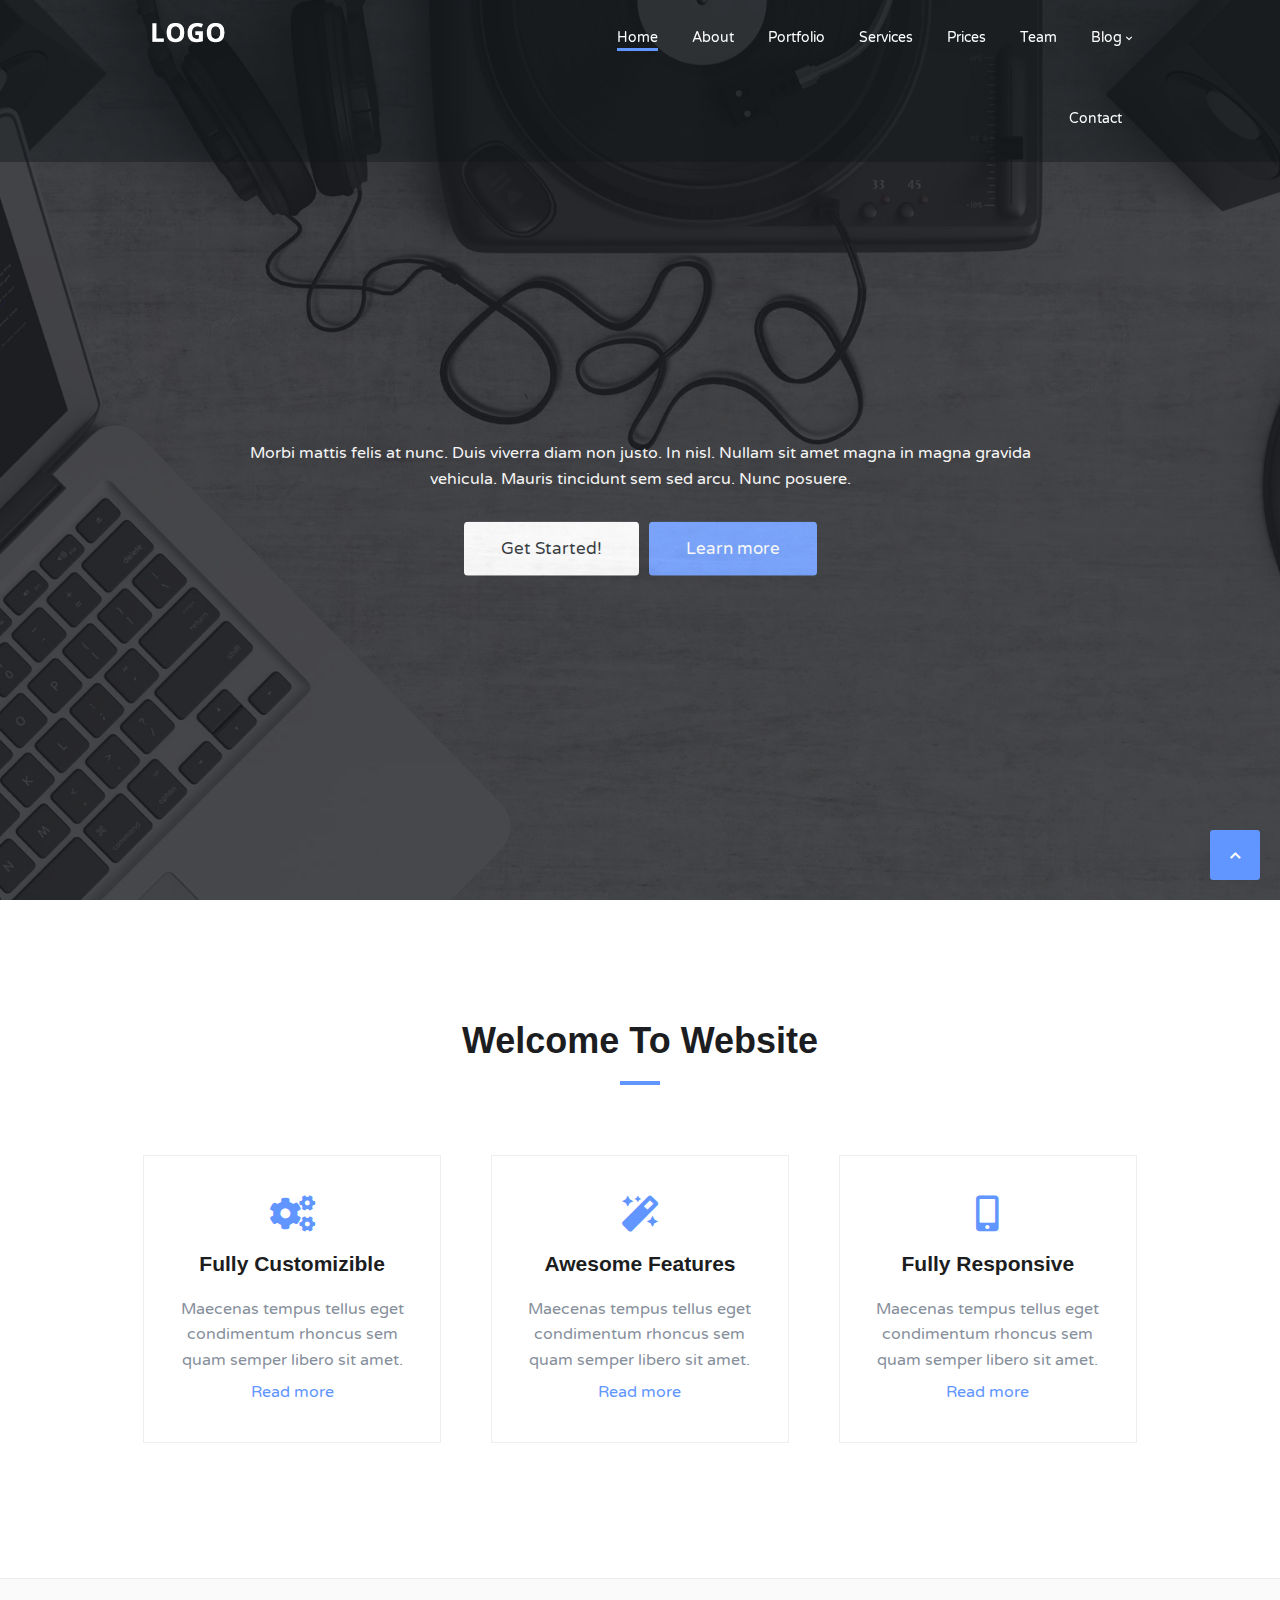
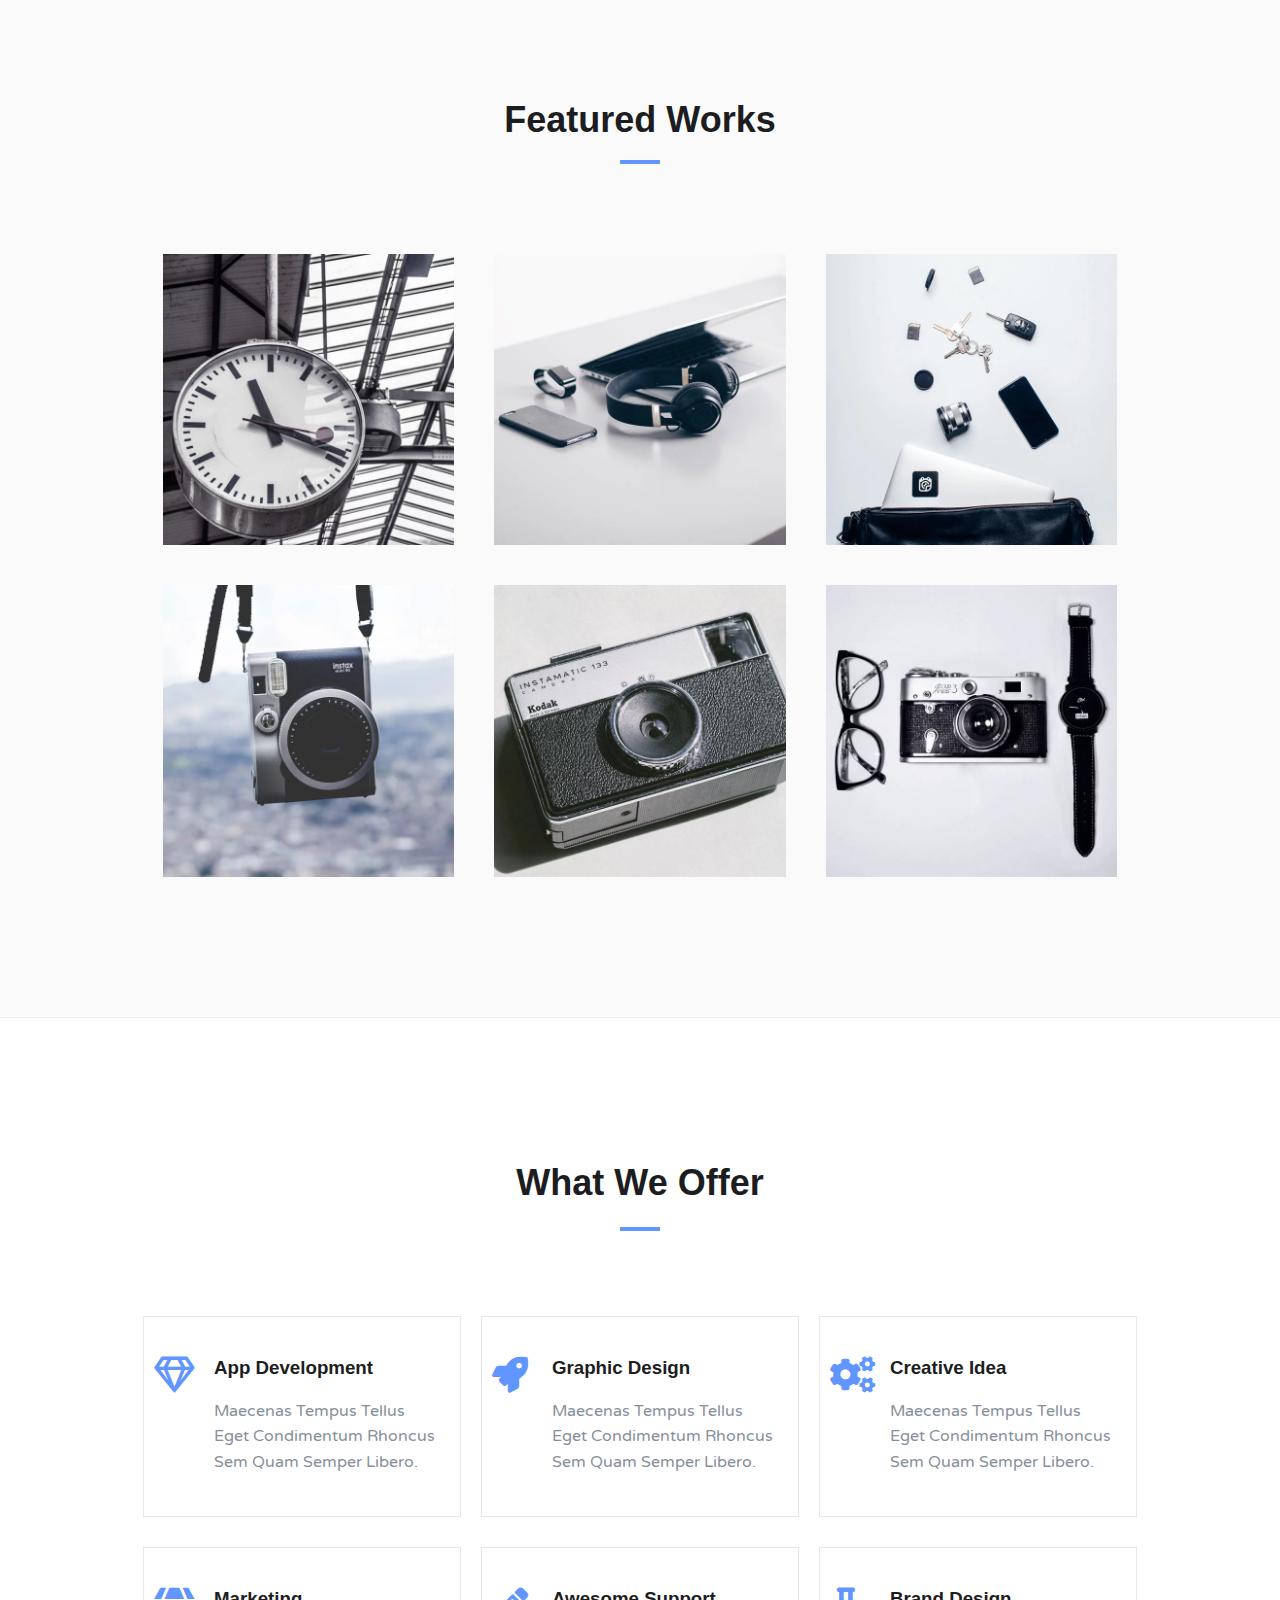
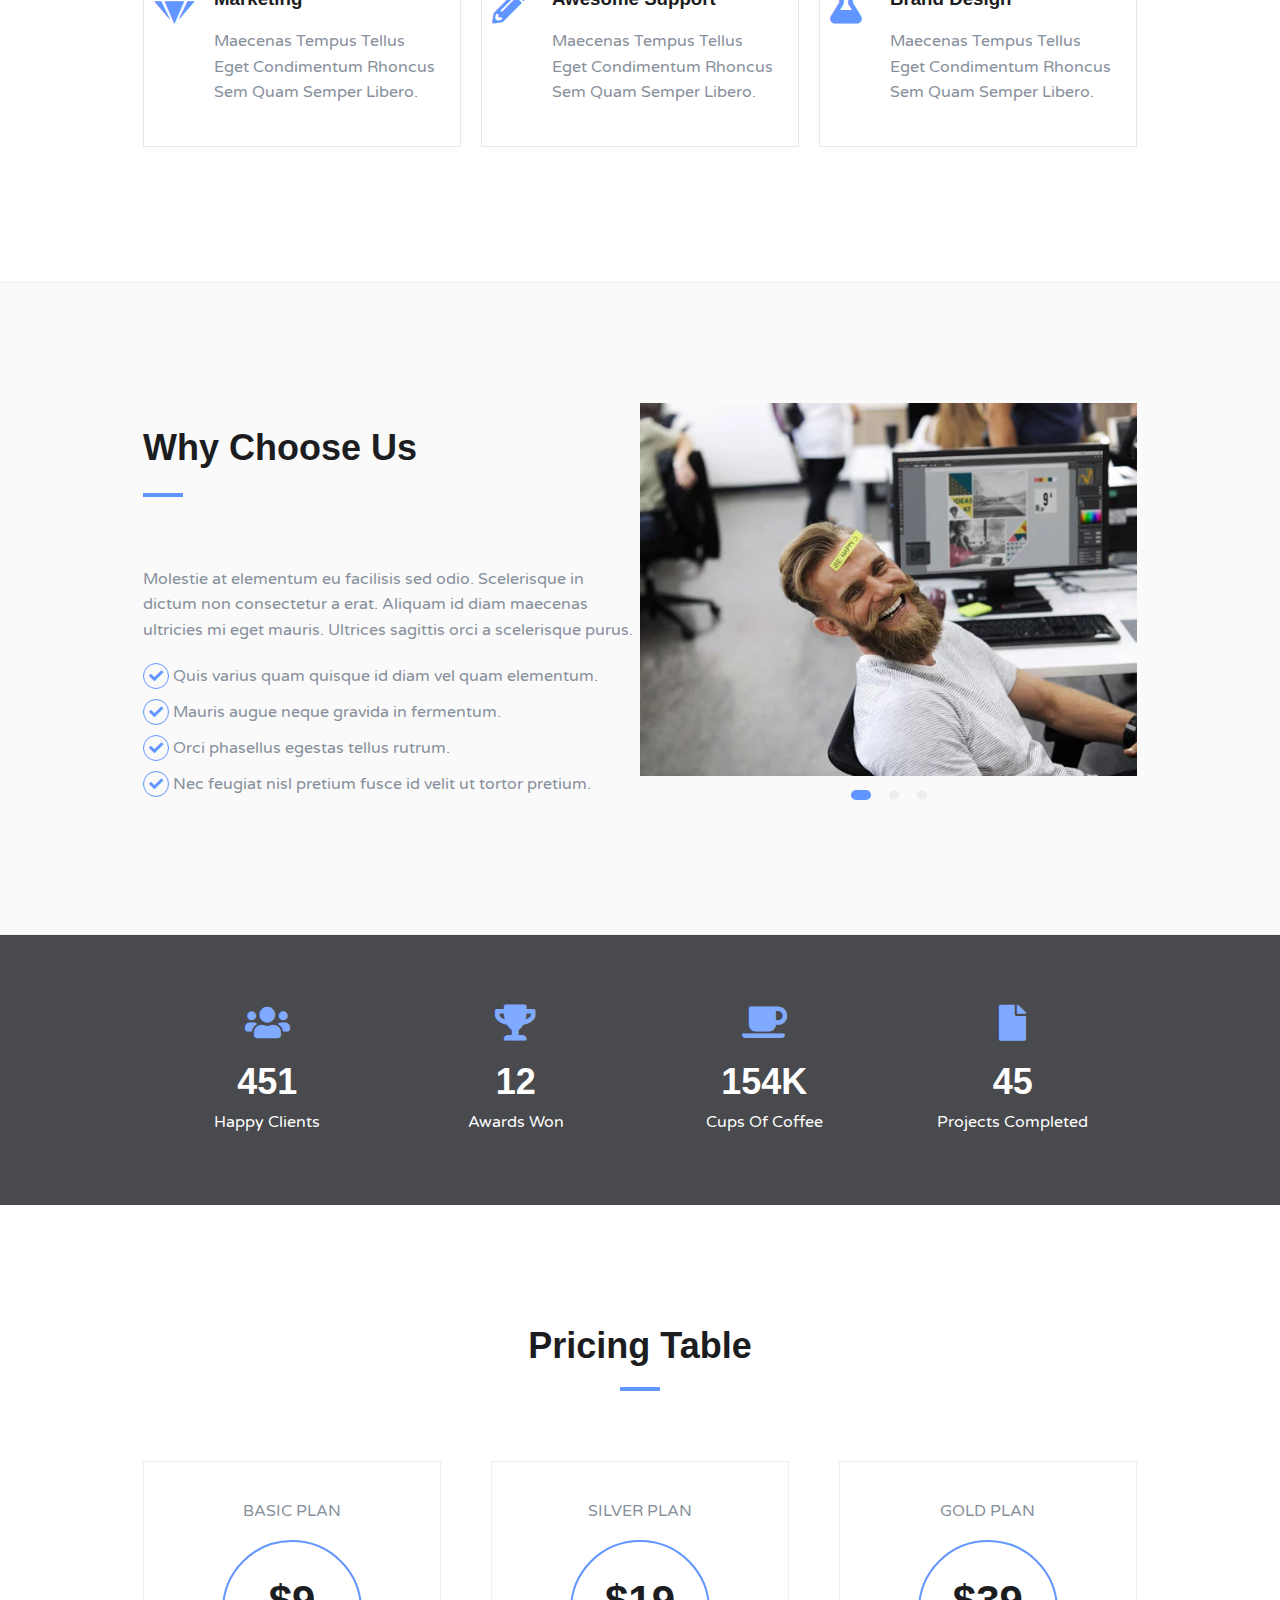
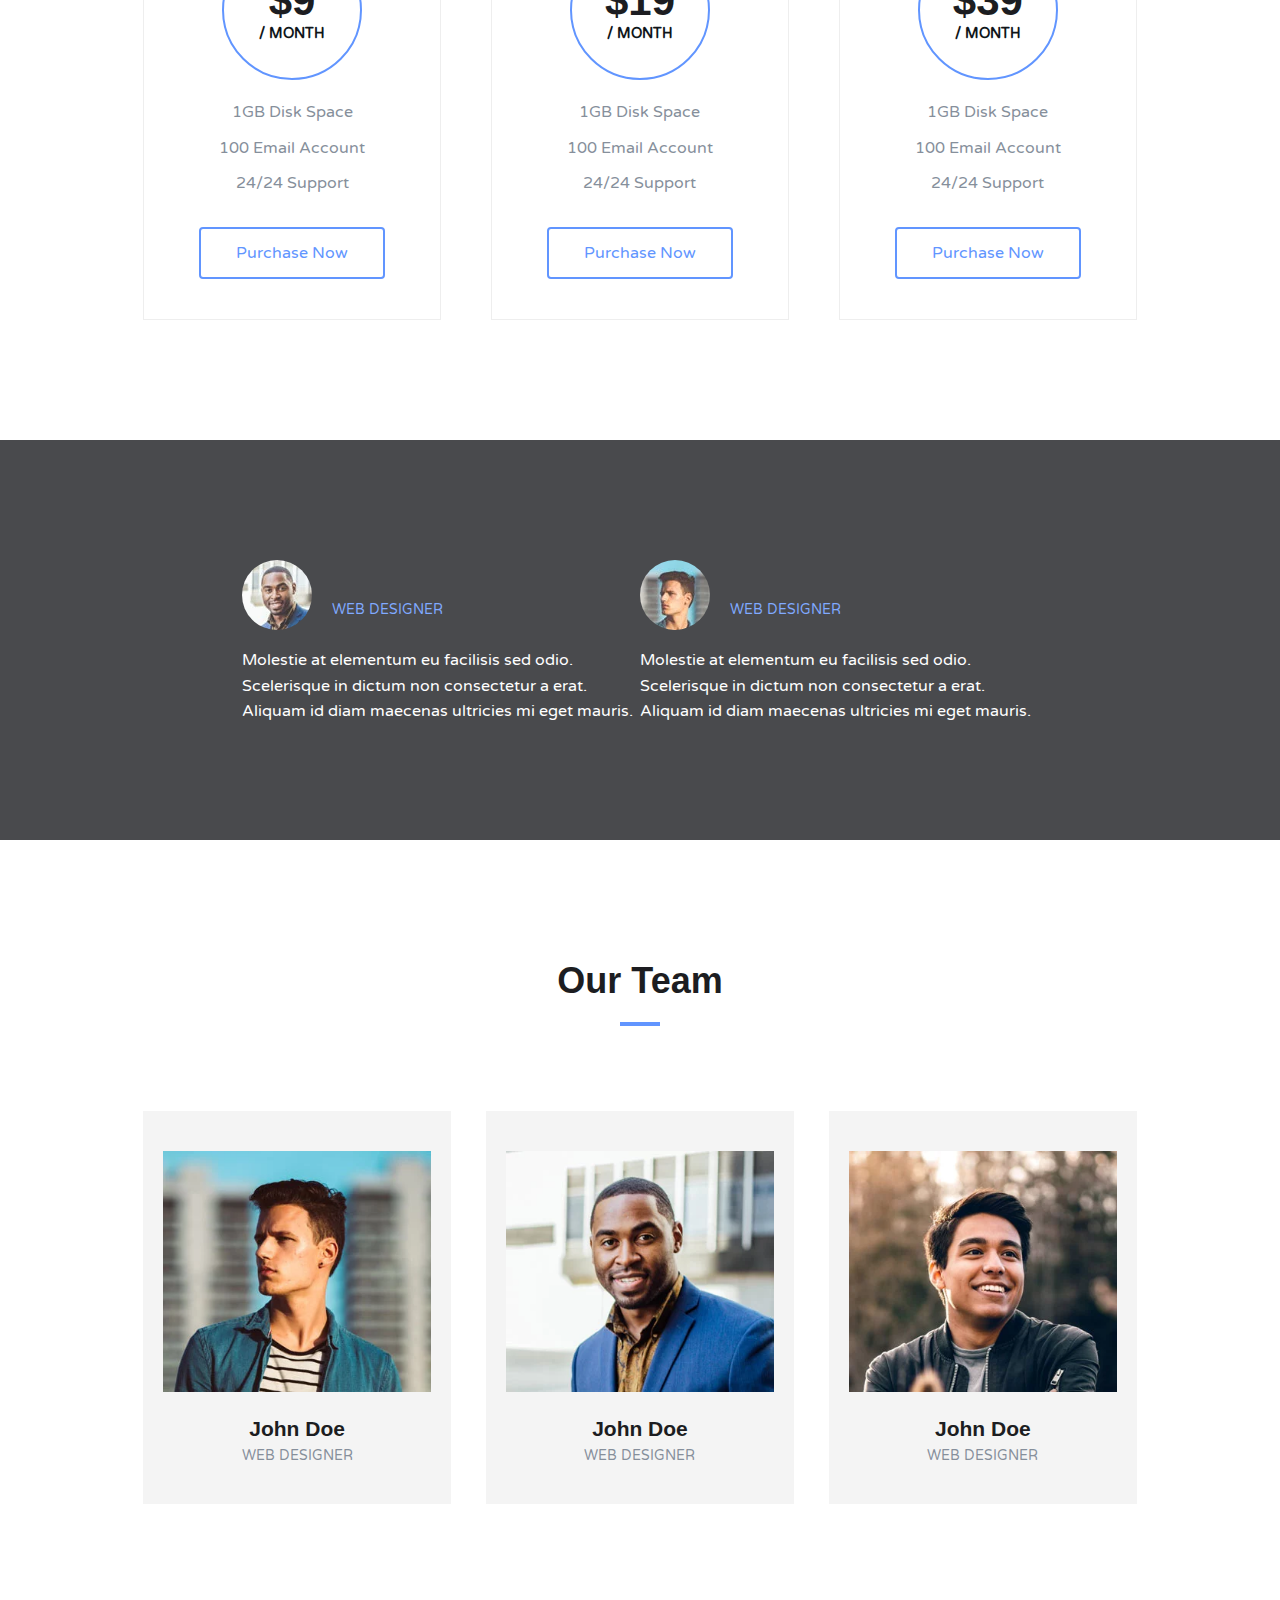
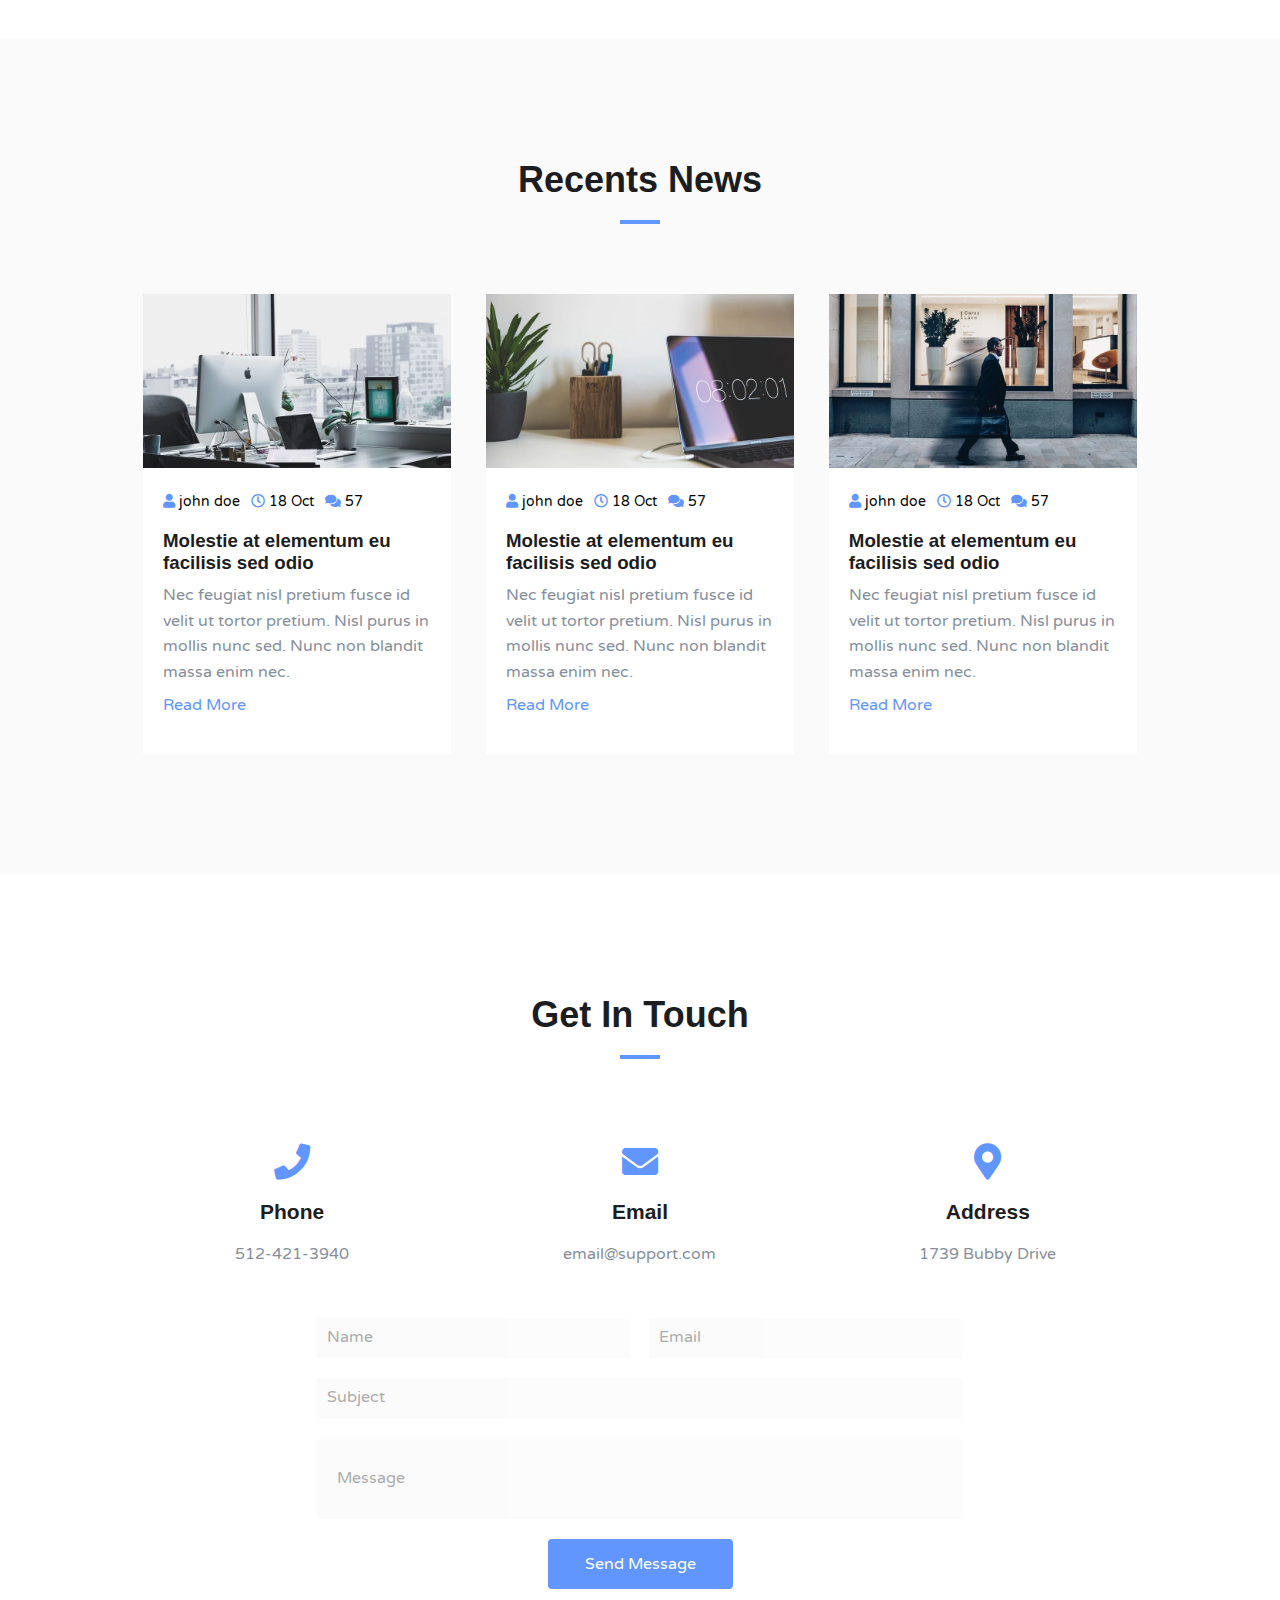
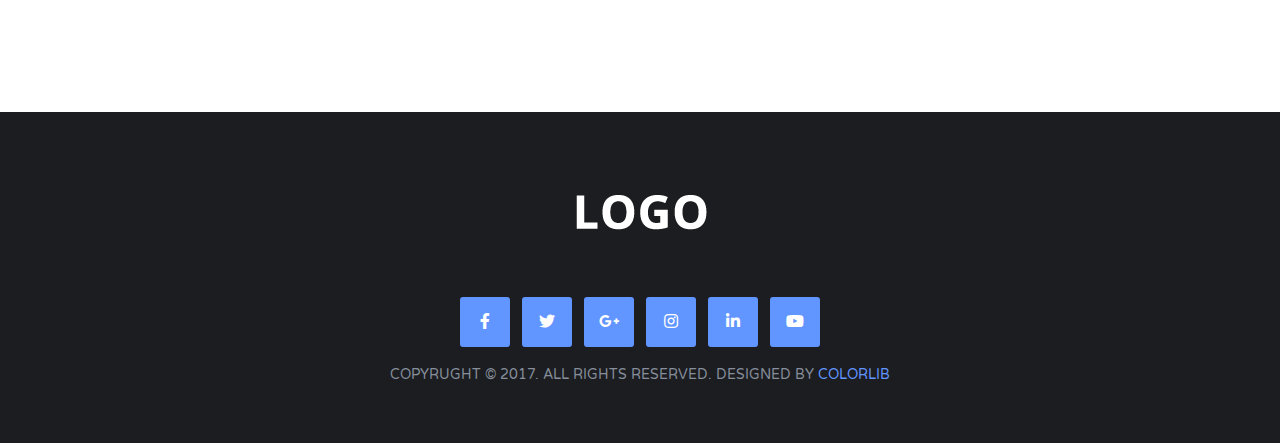
<file: index.html>
<!DOCTYPE html>
<html lang="en">
  <head>
    <meta charset="UTF-8" />
    <meta name="description" content="HTML and CSS Template" />
    <meta name="keywords" content="HTML, CSS, Web, Template" />
    <title>HTML and CSS Template 1</title>
    <!-- Render All Elements Normally -->
    <link rel="stylesheet" href="css/normalize.css" />
    <!-- Font Awesome -->
    <link rel="stylesheet" href="css/all.min.css" />
    <!-- Google Font -->
    <link rel="preconnect" href="https://fonts.googleapis.com" />
    <link rel="preconnect" href="https://fonts.gstatic.com" crossorigin />
    <link
      href="https://fonts.googleapis.com/css2?family=Varela+Round&display=swap"
      rel="stylesheet"
    />
    <!-- Favicon -->
    <link rel="icon" href="images/favicon/favicon.ico" />
    <!-- Main CSS File -->
    <link rel="stylesheet" href="css/style.css" />
  </head>
  <body>
    <!-- Start Header -->
    <div class="header">
      <div class="container">
        <div class="logo">
          <img src="images/logo-alt.webp" alt="Logo" />
        </div>
        <ul class="navbar">
          <li><a class="active" href="#">Home</a></li>
          <li><a href="#about">About</a></li>
          <li><a href="#portfolio">Portfolio</a></li>
          <li><a href="#services">Services</a></li>
          <li><a href="#prices">Prices</a></li>
          <li><a href="#team">Team</a></li>
          <li class="dropdown">
            <a href="#blog">Blog</a>
            <ul class="dropdown-menu">
              <li><a href="blog-single.html" target="_blank">blog post</a></li>
            </ul>
            <i class="fas fa-chevron-down"></i>
          </li>
          <li><a href="#contact">Contact</a></li>
        </ul>
        <div class="clear"></div>
      </div>
    </div>
    <!-- End Header -->
    <!-- Start Home -->
    <div id="home" class="home">
      <div class="overlay">
        <div class="home-content">
          <h1 class="title">we are creative agency</h1>
          <p class="desc">
            Morbi mattis felis at nunc. Duis viverra diam non justo. In nisl.
            Nullam sit amet magna in magna gravida vehicula. Mauris tincidunt
            sem sed arcu. Nunc posuere.
          </p>
          <button class="btn btn-start special-hover">Get Started!</button>
          <button class="btn btn-learn special-hover">Learn more</button>
        </div>
      </div>
    </div>
    <!-- End Home -->
    <!-- Start Aboute -->
    <div id="about" class="aboute section-padding">
      <div class="container">
        <!-- Start Section Header -->
        <div class="section-header">
          <h2 class="section-title">welcome to website</h2>
          <span class="section-line"></span>
        </div>
        <!-- End Section Header -->
        <div class="aboute-content">
          <div class="aboute-item ltr-effect">
            <i class="fas fa-cogs 2x"></i>
            <h3>fully customizible</h3>
            <p>
              Maecenas tempus tellus eget condimentum rhoncus sem quam semper
              libero sit amet.
            </p>
            <a href="#">Read more</a>
          </div>
          <div class="aboute-item ltr-effect mrgn">
            <i class="fas fa-magic 2x"></i>
            <h3>awesome features</h3>
            <p>
              Maecenas tempus tellus eget condimentum rhoncus sem quam semper
              libero sit amet.
            </p>
            <a href="#">Read more</a>
          </div>
          <div class="aboute-item ltr-effect">
            <i class="fas fa-mobile-alt 2x"></i>
            <h3>fully responsive</h3>
            <p>
              Maecenas tempus tellus eget condimentum rhoncus sem quam semper
              libero sit amet.
            </p>
            <a href="#">Read more</a>
          </div>
          <div class="clear"></div>
        </div>
      </div>
    </div>
    <!-- End Aboute -->
    <!-- Start Portfolio -->
    <div id="portfolio" class="portfolio section-padding">
      <div class="container">
        <!-- Start Section Header -->
        <div class="section-header">
          <h2 class="section-title">featured works</h2>
          <span class="section-line"></span>
        </div>
        <!-- End Section Header -->
        <div class="portfolio-content">
          <div class="portfolio-item">
            <img src="images/work/work1.webp" alt="Work1" />
            <div class="portfolio-overlay"></div>
            <div class="work-content">
              <span>catigory</span>
              <h3>lorem ipsum dolor</h3>
              <div class="work-link">
                <a class="special-hover" href="#">
                  <i class="fas fa-external-link-alt"></i>
                </a>
                <a class="special-hover" href="images/work/work1.webp">
                  <i class="fas fa-search"></i>
                </a>
              </div>
            </div>
          </div>
          <div class="portfolio-item mrgn">
            <img src="images/work/work2.webp" alt="Work2" />
            <div class="portfolio-overlay"></div>
            <div class="work-content">
              <span>catigory</span>
              <h3>lorem ipsum dolor</h3>
              <div class="work-link">
                <a href="#">
                  <i class="fas fa-external-link-alt"></i>
                </a>
                <a href="images/work/work1.webp">
                  <i class="fas fa-search"></i>
                </a>
              </div>
            </div>
          </div>
          <div class="portfolio-item">
            <img src="images/work/work3.webp" alt="Work3" />
            <div class="portfolio-overlay"></div>
            <div class="work-content">
              <span>catigory</span>
              <h3>lorem ipsum dolor</h3>
              <div class="work-link">
                <a href="#">
                  <i class="fas fa-external-link-alt"></i>
                </a>
                <a href="images/work/work1.webp">
                  <i class="fas fa-search"></i>
                </a>
              </div>
            </div>
          </div>
          <div class="portfolio-item">
            <img src="images/work/work4.webp" alt="Work4" />
            <div class="portfolio-overlay"></div>
            <div class="work-content">
              <span>catigory</span>
              <h3>lorem ipsum dolor</h3>
              <div class="work-link">
                <a href="#">
                  <i class="fas fa-external-link-alt"></i>
                </a>
                <a href="images/work/work1.webp">
                  <i class="fas fa-search"></i>
                </a>
              </div>
            </div>
          </div>
          <div class="portfolio-item mrgn">
            <img src="images/work/work5.webp" alt="Work5" />
            <div class="portfolio-overlay"></div>
            <div class="work-content">
              <span>catigory</span>
              <h3>lorem ipsum dolor</h3>
              <div class="work-link">
                <a href="#">
                  <i class="fas fa-external-link-alt"></i>
                </a>
                <a href="images/work/work1.webp">
                  <i class="fas fa-search"></i>
                </a>
              </div>
            </div>
          </div>
          <div class="portfolio-item">
            <img src="images/work/work6.webp" alt="Work6" />
            <div class="portfolio-overlay"></div>
            <div class="work-content">
              <span>catigory</span>
              <h3>lorem ipsum dolor</h3>
              <div class="work-link">
                <a href="#">
                  <i class="fas fa-external-link-alt"></i>
                </a>
                <a href="images/work/work1.webp">
                  <i class="fas fa-search"></i>
                </a>
              </div>
            </div>
          </div>
          <div class="clear"></div>
        </div>
      </div>
    </div>
    <!-- End Portfolio -->
    <!-- Start Services -->
    <div id="services" class="services section-padding">
      <div class="container">
        <!-- Start Section Header -->
        <div class="section-header">
          <h1 class="section-title">What We Offer</h1>
          <span class="section-line"></span>
        </div>
        <!-- End Section Header -->
        <div class="services-content">
          <div class="services-item ltr-effect">
            <i class="far fa-gem"></i>
            <h3>app development</h3>
            <p>
              Maecenas tempus tellus eget condimentum rhoncus sem quam semper
              libero.
            </p>
          </div>
          <div class="services-item mrgn ltr-effect">
            <i class="fas fa-rocket"></i>
            <h3>graphic design</h3>
            <p>
              Maecenas tempus tellus eget condimentum rhoncus sem quam semper
              libero.
            </p>
          </div>
          <div class="services-item ltr-effect">
            <i class="fas fa-cogs"></i>
            <h3>creative idea</h3>
            <p>
              Maecenas tempus tellus eget condimentum rhoncus sem quam semper
              libero.
            </p>
          </div>
          <div class="services-item ltr-effect">
            <i class="fas fa-gem"></i>
            <h3>marketing</h3>
            <p>
              Maecenas tempus tellus eget condimentum rhoncus sem quam semper
              libero.
            </p>
          </div>
          <div class="services-item mrgn ltr-effect">
            <i class="fas fa-pencil-alt"></i>
            <h3>awesome support</h3>
            <p>
              Maecenas tempus tellus eget condimentum rhoncus sem quam semper
              libero.
            </p>
          </div>
          <div class="services-item ltr-effect">
            <i class="fas fa-flask"></i>
            <h3>brand design</h3>
            <p>
              Maecenas tempus tellus eget condimentum rhoncus sem quam semper
              libero.
            </p>
          </div>
          <div class="clear"></div>
        </div>
      </div>
    </div>
    <!-- End Services -->
    <!-- Start Why-us -->
    <div id="why-us" class="why section-padding">
      <div class="container">
        <div class="why-content">
          <div class="right-side">
            <!-- Start Section Header -->
            <div class="section-header">
              <h1 class="section-title">why choose us</h1>
              <span class="section-line"></span>
            </div>
            <!-- End Section Header -->
            <p>
              Molestie at elementum eu facilisis sed odio. Scelerisque in dictum
              non consectetur a erat. Aliquam id diam maecenas ultricies mi eget
              mauris. Ultrices sagittis orci a scelerisque purus.
            </p>
            <ul class="checked">
              <li>
                <i class="fas fa-check"></i>
                Quis varius quam quisque id diam vel quam elementum.
              </li>
              <li>
                <i class="fas fa-check"></i>
                Mauris augue neque gravida in fermentum.
              </li>
              <li>
                <i class="fas fa-check"></i>
                Orci phasellus egestas tellus rutrum.
              </li>
              <li>
                <i class="fas fa-check"></i>
                Nec feugiat nisl pretium fusce id velit ut tortor pretium.
              </li>
            </ul>
          </div>
          <div class="left-side">
            <img src="images/about/about1.webp" alt="Be Happy With Us" />
            <ul>
              <li class="active"></li>
              <li></li>
              <li></li>
            </ul>
          </div>
          <div class="clear"></div>
        </div>
      </div>
    </div>
    <!-- End Why-us -->
    <!-- Start Achivements -->
    <div id="achivements" class="achivements">
      <div class="overlay">
        <div class="container">
          <div class="achivements-content">
            <div class="achivements-item">
              <i class="fas fa-users"></i>
              <h3 class="counter">451</h3>
              <p class="text">happy clients</p>
            </div>
            <div class="achivements-item">
              <i class="fas fa-trophy"></i>
              <h3 class="counter">12</h3>
              <p class="text">awards won</p>
            </div>
            <div class="achivements-item">
              <i class="fas fa-coffee"></i>
              <h3 class="counter">154K</h3>
              <p class="text">cups of coffee</p>
            </div>
            <div class="achivements-item">
              <i class="fas fa-file"></i>
              <h3 class="counter">45</h3>
              <p class="text">projects completed</p>
            </div>
            <div class="clear"></div>
          </div>
        </div>
      </div>
    </div>
    <!-- End Achivements -->
    <!-- Start Prices -->
    <div id="prices" class="prices section-padding">
      <div class="container">
        <!-- Start Header -->
        <div class="section-header">
          <h2 class="section-title">pricing table</h2>
          <span class="section-line"></span>
        </div>
        <!-- End Header -->
        <div class="prices-content">
          <div class="prices-plan tb-effect">
            <span class="plan-title">basic plan</span>
            <div class="permonth">
              <h3>$9</h3>
              <span class="month">/ month</span>
            </div>
            <ul>
              <li>1GB Disk Space</li>
              <li>100 Email Account</li>
              <li>24/24 Support</li>
            </ul>
            <button class="special-hover">purchase now</button>
          </div>
          <div class="prices-plan mrgn tb-effect">
            <span class="plan-title">silver plan</span>
            <div class="permonth">
              <h3>$19</h3>
              <span class="month">/ month</span>
            </div>
            <ul>
              <li>1GB Disk Space</li>
              <li>100 Email Account</li>
              <li>24/24 Support</li>
            </ul>
            <button class="special-hover">purchase now</button>
          </div>
          <div class="prices-plan tb-effect">
            <span class="plan-title">gold plan</span>
            <div class="permonth">
              <h3>$39</h3>
              <span class="month">/ month</span>
            </div>
            <ul>
              <li>1GB Disk Space</li>
              <li>100 Email Account</li>
              <li>24/24 Support</li>
            </ul>
            <button class="special-hover">purchase now</button>
          </div>
        </div>
        <div class="clear"></div>
      </div>
    </div>
    <!-- End Prices -->
    <!-- Start dev -->
    <div id="dev" class="dev">
      <div class="overlay">
        <div class="container">
          <div class="dev-content section-padding">
            <div class="dev-item">
              <div class="dev-info">
                <img
                  src="images/Testimonial/perso1.webp"
                  alt="Team Developers"
                />
                <h3>john doe</h3>
                <span>web Designer</span>
              </div>
              <p>
                Molestie at elementum eu facilisis sed odio. Scelerisque in
                dictum non consectetur a erat. Aliquam id diam maecenas
                ultricies mi eget mauris.
              </p>
            </div>
            <div class="dev-item">
              <div class="dev-info">
                <img
                  src="images/Testimonial/perso2.webp"
                  alt="Team Developers"
                />
                <h3>john doe</h3>
                <span>web Designer</span>
              </div>
              <p>
                Molestie at elementum eu facilisis sed odio. Scelerisque in
                dictum non consectetur a erat. Aliquam id diam maecenas
                ultricies mi eget mauris.
              </p>
            </div>
            <div class="clear"></div>
          </div>
        </div>
      </div>
    </div>
    <!-- End dev -->
    <!-- Start Team -->
    <div id="team" class="team section-padding">
      <!-- Start Header -->
      <div class="section-header">
        <h2 class="section-title">our team</h2>
        <span class="section-line"></span>
      </div>
      <!-- End Header -->
      <div class="container">
        <div class="team-content">
          <div class="team-item tb-effect">
            <div class="team-image">
              <img src="images/team/team1.webp" alt="Our Team" />
              <div class="image-overlay">
                <a class="special-hover" href="#">
                  <i class="fab fa-facebook-f"></i>
                </a>
                <a class="special-hover" href="#">
                  <i class="fab fa-google-plus-g"></i>
                </a>
                <a class="special-hover" href="#">
                  <i class="fab fa-twitter"></i>
                </a>
              </div>
            </div>
            <div class="team-info">
              <h3>john doe</h3>
              <span>web designer</span>
            </div>
          </div>
          <div class="team-item mrgn tb-effect">
            <div class="team-image">
              <img src="images/team/team2.webp" alt="Our Team" />
              <div class="image-overlay">
                <a class="special-hover" href="#">
                  <i class="fab fa-facebook-f"></i>
                </a>
                <a class="special-hover" href="#">
                  <i class="fab fa-google-plus-g"></i>
                </a>
                <a class="special-hover" href="#">
                  <i class="fab fa-twitter"></i>
                </a>
              </div>
            </div>
            <div class="team-info">
              <h3>john doe</h3>
              <span>web designer</span>
            </div>
          </div>
          <div class="team-item tb-effect">
            <div class="team-image">
              <img src="images/team/team3.webp" alt="Our Team" />
              <div class="image-overlay">
                <a class="special-hover" href="#">
                  <i class="fab fa-facebook-f"></i>
                </a>
                <a class="special-hover" href="#">
                  <i class="fab fa-google-plus-g"></i>
                </a>
                <a class="special-hover" href="#">
                  <i class="fab fa-twitter"></i>
                </a>
              </div>
            </div>
            <div class="team-info">
              <h3>john doe</h3>
              <span>web designer</span>
            </div>
          </div>
          <div class="clear"></div>
        </div>
      </div>
    </div>
    <!-- End Team -->
    <!-- Start Blog -->
    <div id="blog" class="blog section-padding">
      <div class="section-header">
        <h2 class="section-title">recents news</h2>
        <span class="section-line"></span>
      </div>
      <div class="container">
        <div class="blog-content">
          <div class="blog-item">
            <img src="images/blog/blog1.webp" alt="Our Blog" />
            <div class="blog-item-content">
              <ul>
                <li><i class="fas fa-user"></i> john doe</li>
                <li><i class="far fa-clock"></i> 18 Oct</li>
                <li><i class="fas fa-comments"></i> 57</li>
              </ul>
              <h3>Molestie at elementum eu facilisis sed odio</h3>
              <p>
                Nec feugiat nisl pretium fusce id velit ut tortor pretium. Nisl
                purus in mollis nunc sed. Nunc non blandit massa enim nec.
              </p>
              <a href="#">read more</a>
            </div>
          </div>
          <div class="blog-item mrgn">
            <img src="images/blog/blog2.webp" alt="Our Blog" />
            <div class="blog-item-content">
              <ul>
                <li><i class="fas fa-user"></i> john doe</li>
                <li><i class="far fa-clock"></i> 18 Oct</li>
                <li><i class="fas fa-comments"></i> 57</li>
              </ul>
              <h3>Molestie at elementum eu facilisis sed odio</h3>
              <p>
                Nec feugiat nisl pretium fusce id velit ut tortor pretium. Nisl
                purus in mollis nunc sed. Nunc non blandit massa enim nec.
              </p>
              <a href="#">read more</a>
            </div>
          </div>
          <div class="blog-item">
            <img src="images/blog/blog3.webp" alt="Our Blog" />
            <div class="blog-item-content">
              <ul>
                <li><i class="fas fa-user"></i> john doe</li>
                <li><i class="far fa-clock"></i> 18 Oct</li>
                <li><i class="fas fa-comments"></i> 57</li>
              </ul>
              <h3>Molestie at elementum eu facilisis sed odio</h3>
              <p>
                Nec feugiat nisl pretium fusce id velit ut tortor pretium. Nisl
                purus in mollis nunc sed. Nunc non blandit massa enim nec.
              </p>
              <a href="#">read more</a>
            </div>
          </div>
          <div class="clear"></div>
        </div>
      </div>
    </div>
    <!-- End Blog -->
    <!-- Start Contact -->
    <div id="contact" class="contact section-padding">
      <div class="section-header">
        <h2 class="section-title">get in touch</h2>
        <span class="section-line"></span>
      </div>
      <div class="container">
        <div class="contact-content">
          <div class="contact-item">
            <i class="fas fa-phone"></i>
            <h3>Phone</h3>
            <span>512-421-3940</span>
          </div>
          <div class="contact-item mrgn">
            <i class="fas fa-envelope"></i>
            <h3>Email</h3>
            <span>email@support.com</span>
          </div>
          <div class="contact-item">
            <i class="fas fa-map-marker-alt"></i>
            <h3>Address</h3>
            <span>1739 Bubby Drive</span>
          </div>
          <div class="clear"></div>
        </div>
        <div class="contact-form">
          <form action="">
            <input class="name one-row" type="text" placeholder="Name" />
            <input class="one-row" type="password" placeholder="Email" />
            <input class="subject" type="text" placeholder="Subject" />
            <input class="textarea" type="textarea" placeholder="Message" />
            <button class="special-hover">send message</button>
          </form>
        </div>
      </div>
    </div>
    <!-- End Contact -->
    <!-- Start Footer -->
    <div class="footer">
      <div class="footer-logo">
        <img src="images/logo-alt.webp" alt="Logo" />
      </div>
      <ul class="social">
        <li class="special-hover">
          <a href="#"><i class="fab fa-facebook-f"></i></a>
        </li>
        <li class="special-hover">
          <a href="#"><i class="fab fa-twitter"></i></a>
        </li>
        <li class="special-hover">
          <a href="#"><i class="fab fa-google-plus-g"></i></a>
        </li>
        <li class="special-hover">
          <a href="#"><i class="fab fa-instagram"></i></a>
        </li>
        <li class="special-hover">
          <a href="#"><i class="fab fa-linkedin-in"></i></a>
        </li>
        <li class="special-hover">
          <a href="#"><i class="fab fa-youtube"></i></a>
        </li>
      </ul>
      <p class="footer-text">
        copyrught &copy; 2017. all rights reserved. designed by
        <a href="https://colorlib.com/" target="_blank">colorlib</a>
      </p>
    </div>
    <!-- End Footer -->
    <!-- Start Scroll-up bottun -->
    <div class="scroll-up special-hover">
      <a href="#"><i class="fas fa-chevron-up"></i></a>
    </div>
    <!-- End Scroll-up bottun -->
  </body>
</html>
</file>
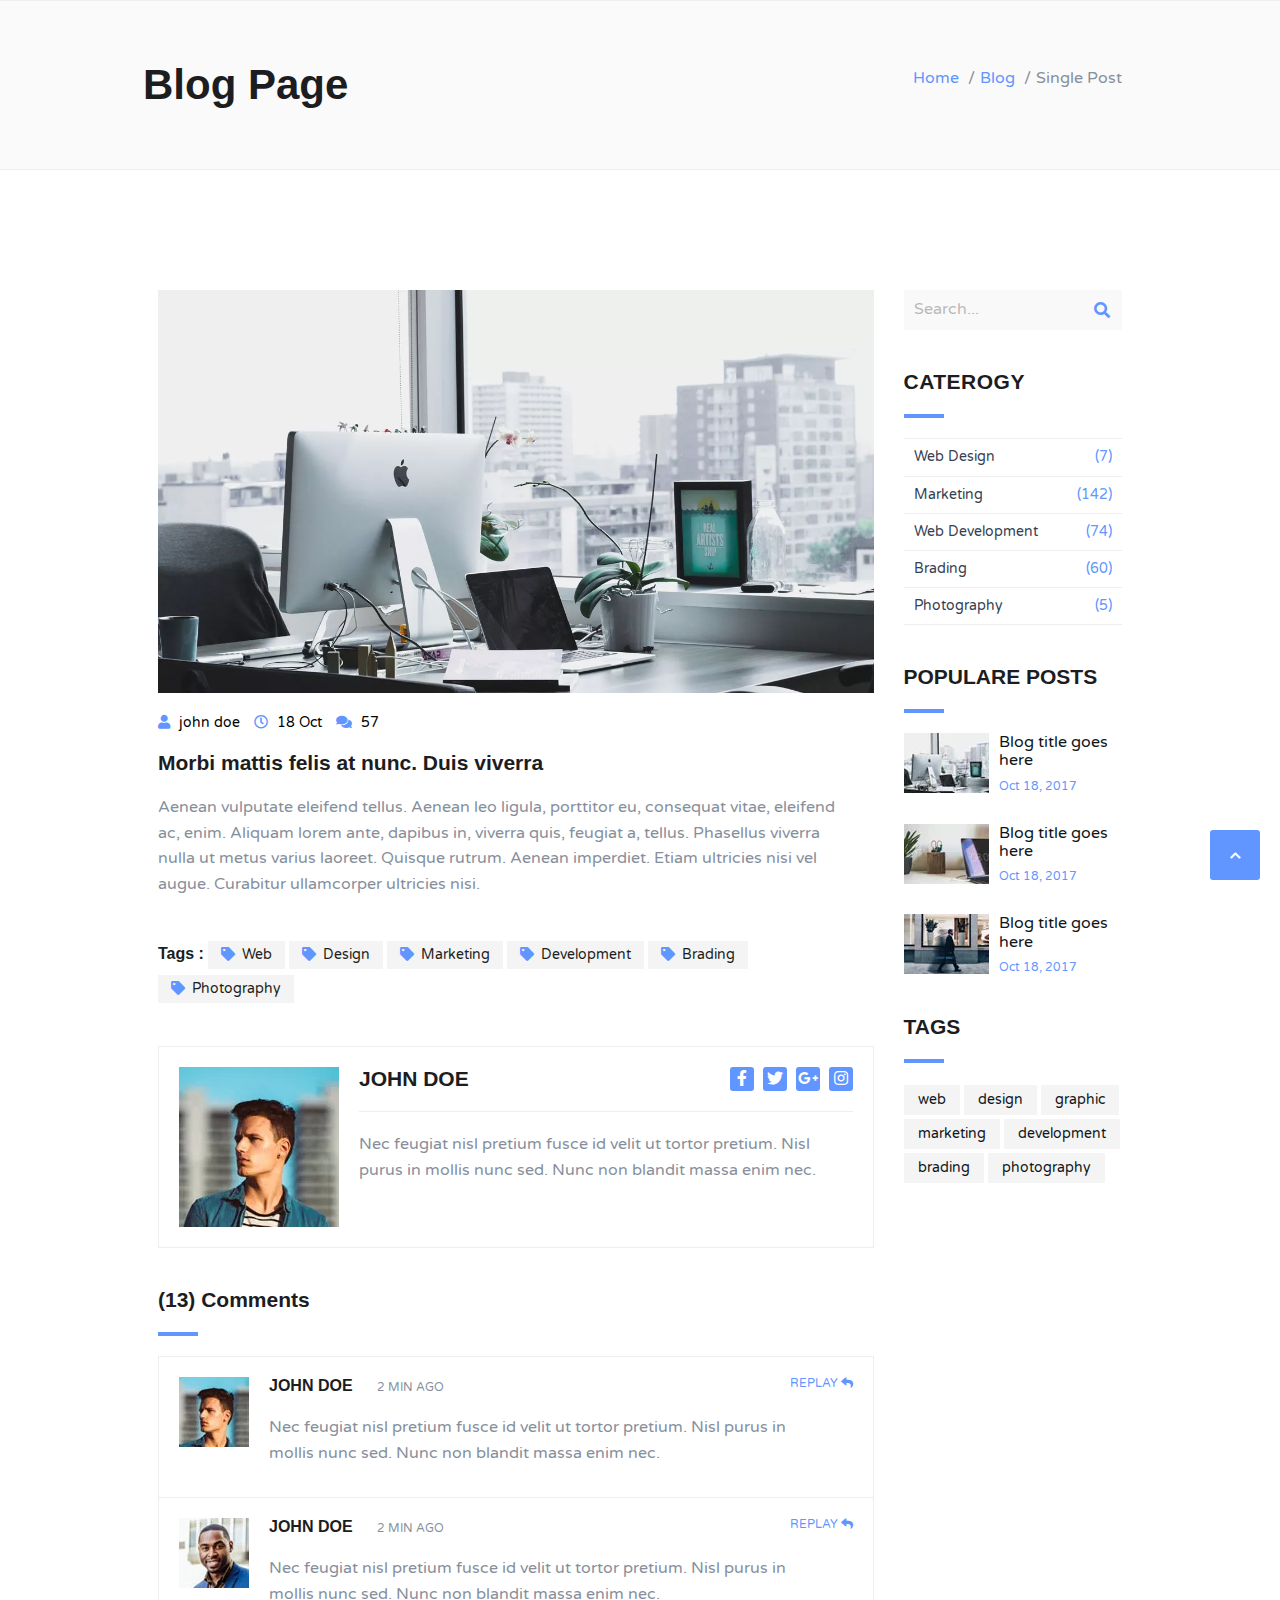
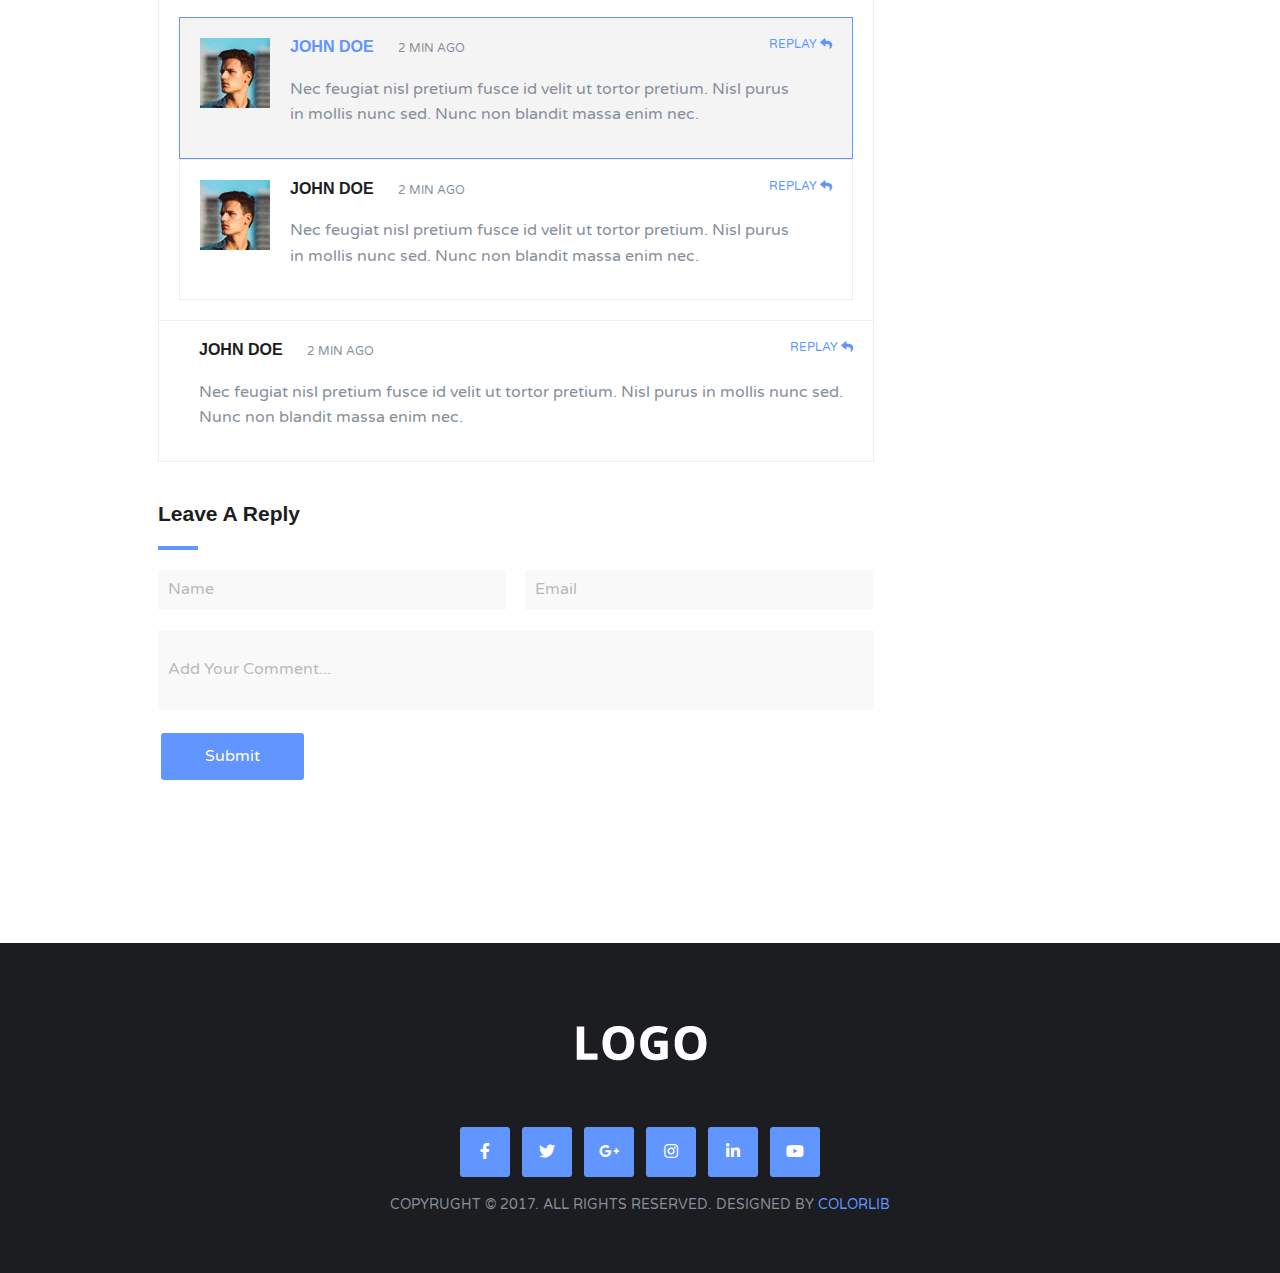
<file: blog-single.html>
<!DOCTYPE html>
<html lang="en">
  <head>
    <meta charset="UTF-8" />
    <meta name="description" content="HTML and CSS Template" />
    <meta name="keywords" content="HTML, CSS, Web, Template" />
    <title>Blog Page</title>
    <!-- Render All Elements Normally -->
    <link rel="stylesheet" href="css/normalize.css" />
    <!-- Font Awesome -->
    <link rel="stylesheet" href="css/all.min.css" />
    <!-- Google Font -->
    <link rel="preconnect" href="https://fonts.googleapis.com" />
    <link rel="preconnect" href="https://fonts.gstatic.com" crossorigin />
    <link
      href="https://fonts.googleapis.com/css2?family=Varela+Round&display=swap"
      rel="stylesheet"
    />
    <!-- Favicon -->
    <link rel="icon" href="images/favicon/blog-favicon.ico" />
    <!-- Main CSS File -->
    <link rel="stylesheet" href="css/style.css" />
  </head>
  <body>
    <!-- Start Header -->
    <!-- <div class="header">
      <div class="container">
        <div class="logo">
          <img src="images/logo-alt.webp" alt="Logo" />
        </div>
        <ul class="navbar">
          <li><a class="active" href="#">Home</a></li>
          <li><a href="#">About</a></li>
          <li><a href="#">Portfolio</a></li>
          <li><a href="#">Services</a></li>
          <li><a href="#">Prices</a></li>
          <li><a href="#">Team</a></li>
          <li class="dropdown">
            <a href="#">Blog</a>
            <ul class="dropdown-menu">
              <li><a href="blog_page.html" target="_blank">blog post</a></li>
            </ul>
            <i class="fas fa-chevron-down"></i>
          </li>
          <li><a href="#">Contact</a></li>
        </ul>
        <div class="clear"></div>
      </div>
    </div> -->
    <!-- End Header -->
    <!-- Start Breadcrumb -->
    <div class="breadcrumb">
      <div class="container">
        <h2>blog page</h2>
        <ul>
          <li><a class="blog-home special-hover" href="index.html">home</a></li>
          <li><a class="blog special-hover" href="index.html#blog">blog</a></li>
          <li><a class="single" href="#">single post</a></li>
        </ul>
        <div class="clear"></div>
      </div>
    </div>
    <!-- End Breadcrumb -->
    <!-- Start Blog Post -->
    <div class="blog-post section-padding">
      <div class="container">
        <div class="blog-post-content">
          <!-- Start Left-Side -->
          <div class="left-side">
            <div class="image">
              <img src="images/blog-post.jpg.webp" alt="Blog Post Image" />
            </div>
            <div class="caption">
              <ul>
                <li><i class="fas fa-user"></i> john doe</li>
                <li><i class="far fa-clock"></i> 18 Oct</li>
                <li><i class="fas fa-comments"></i> 57</li>
              </ul>
              <h3>Morbi mattis felis at nunc. Duis viverra</h3>
              <p>
                Aenean vulputate eleifend tellus. Aenean leo ligula, porttitor
                eu, consequat vitae, eleifend ac, enim. Aliquam lorem ante,
                dapibus in, viverra quis, feugiat a, tellus. Phasellus viverra
                nulla ut metus varius laoreet. Quisque rutrum. Aenean imperdiet.
                Etiam ultricies nisi vel augue. Curabitur ullamcorper ultricies
                nisi.
              </p>
            </div>
            <div class="tags blog-section-margin">
              <h5>Tags :</h5>
              <a class="special-hover" href="#"
                ><i class="fas fa-tag"></i> web</a
              >
              <a class="special-hover" href="#"
                ><i class="fas fa-tag"></i> design</a
              >
              <a class="special-hover" href="#"
                ><i class="fas fa-tag"></i> marketing</a
              >
              <a class="special-hover" href="#"
                ><i class="fas fa-tag"></i> development</a
              >
              <a class="special-hover" href="#"
                ><i class="fas fa-tag"></i> brading</a
              >
              <a class="special-hover" href="#"
                ><i class="fas fa-tag"></i> photography</a
              >
            </div>
            <div class="media blog-section-margin">
              <div class="media-content">
                <div class="media-author">
                  <img
                    src="images/xauthor.jpg.pagespeed.ic.VrlSGWcAwS.webp"
                    alt="Media Author"
                  />
                </div>
                <div class="media-body">
                  <div class="media-body-head">
                    <h3>john doe</h3>
                    <div class="social">
                      <a class="special-hover" href="#"
                        ><i class="fab fa-facebook-f"></i
                      ></a>
                      <a class="special-hover" href="#"
                        ><i class="fab fa-twitter"></i
                      ></a>
                      <a class="special-hover" href="#"
                        ><i class="fab fa-google-plus-g"></i
                      ></a>
                      <a class="special-hover" href="#"
                        ><i class="fab fa-instagram"></i
                      ></a>
                    </div>
                  </div>
                  <p>
                    Nec feugiat nisl pretium fusce id velit ut tortor pretium.
                    Nisl purus in mollis nunc sed. Nunc non blandit massa enim
                    nec.
                  </p>
                </div>
              </div>
            </div>
            <!-- Start Comments Section -->
            <div class="comments blog-section-margin">
              <div class="blog-section-header">
                <h3 class="blog-section-title">(13) comments</h3>
                <span class="blog-section-line"></span>
              </div>
              <div class="comments-content">
                <div class="comment-author">
                  <img
                    src="images/Testimonial/perso2.webp"
                    alt="Comment Author"
                  />
                </div>
                <div class="comment-body">
                  <div class="comment-body-head">
                    <h3>john doe</h3>
                    <span class="comment-time">2 min ago</span>
                    <a class="special-hover" href="#"
                      >Replay <i class="fas fa-reply"></i
                    ></a>
                  </div>
                  <p>
                    Nec feugiat nisl pretium fusce id velit ut tortor pretium.
                    Nisl purus in mollis nunc sed. Nunc non blandit massa enim
                    nec.
                  </p>
                </div>
              </div>
              <div class="other-comments">
                <div class="other-comments-content">
                  <div class="comment-author">
                    <img
                      src="images/Testimonial/perso1.webp"
                      alt="Comment Author"
                    />
                  </div>
                  <div class="comment-body">
                    <div class="comment-body-head">
                      <h3>john doe</h3>
                      <span class="comment-time">2 min ago</span>
                      <a class="special-hover" href="#"
                        >Replay <i class="fas fa-reply"></i
                      ></a>
                    </div>
                    <p>
                      Nec feugiat nisl pretium fusce id velit ut tortor pretium.
                      Nisl purus in mollis nunc sed. Nunc non blandit massa enim
                      nec.
                    </p>
                  </div>
                  <div class="comments-content highlighted">
                    <div class="comment-author">
                      <img
                        src="images/Testimonial/perso2.webp"
                        alt="Comment Author"
                      />
                    </div>
                    <div class="comment-body">
                      <div class="comment-body-head">
                        <h3>john doe</h3>
                        <span class="comment-time">2 min ago</span>
                        <a class="special-hover" href="#"
                          >Replay <i class="fas fa-reply"></i
                        ></a>
                      </div>
                      <p>
                        Nec feugiat nisl pretium fusce id velit ut tortor
                        pretium. Nisl purus in mollis nunc sed. Nunc non blandit
                        massa enim nec.
                      </p>
                    </div>
                  </div>
                  <div class="comments-content">
                    <div class="comment-author">
                      <img
                        src="images/Testimonial/perso2.webp"
                        alt="Comment Author"
                      />
                    </div>
                    <div class="comment-body">
                      <div class="comment-body-head">
                        <h3>john doe</h3>
                        <span class="comment-time">2 min ago</span>
                        <a class="special-hover" href="#"
                          >Replay <i class="fas fa-reply"></i
                        ></a>
                      </div>
                      <p>
                        Nec feugiat nisl pretium fusce id velit ut tortor
                        pretium. Nisl purus in mollis nunc sed. Nunc non blandit
                        massa enim nec.
                      </p>
                    </div>
                  </div>
                </div>
              </div>
              <div class="comments-content last-comment">
                <div class="comment-body">
                  <div class="comment-body-head">
                    <h3>john doe</h3>
                    <span class="comment-time">2 min ago</span>
                    <a class="special-hover" href="#"
                      >Replay <i class="fas fa-reply"></i
                    ></a>
                  </div>
                  <p>
                    Nec feugiat nisl pretium fusce id velit ut tortor pretium.
                    Nisl purus in mollis nunc sed. Nunc non blandit massa enim
                    nec.
                  </p>
                </div>
              </div>
            </div>
            <!-- End Comments Section -->
            <!-- Start Reply Form Section -->
            <div class="reply blog-section-margin">
              <div class="blog-section-header">
                <h3 class="blog-section-title">Leave a reply</h3>
                <span class="blog-section-line"></span>
              </div>
              <form action="" class="reply-form">
                <input type="text" class="name" placeholder="Name" />
                <input type="email" class="email" placeholder="Email" />
                <input
                  type="textarea"
                  class="comment"
                  placeholder="Add Your Comment..."
                />
                <button class="special-hover">Submit</button>
              </form>
            </div>
            <!-- End Reply Form Section -->
          </div>
          <!-- End Left-Side -->
          <!-- Start Right Side -->
          <div class="right-side">
            <div class="search">
              <input type="search" placeholder="Search..." />
              <i class="fas fa-search"></i>
            </div>
            <!-- Start Category Section -->
            <div class="caterogy">
              <div class="blog-section-header">
                <h3 class="blog-section-title">caterogy</h3>
                <span class="blog-section-line"></span>
              </div>
              <div class="widget-category">
                <a class="special-hover" href="#"
                  >web design<span>(7)</span>
                </a>
                <a class="special-hover" href="#"
                  >marketing <span>(142)</span>
                </a>
                <a class="special-hover" href="#"
                  >web development <span>(74)</span>
                </a>
                <a class="special-hover" href="#">brading <span>(60)</span> </a>
                <a class="special-hover" href="#"
                  >photography <span>(5)</span>
                </a>
              </div>
            </div>
            <!-- End Category Section -->
            <!-- Start Populare-Posts Section -->
            <div class="populare-posts">
              <div class="blog-section-header">
                <h3 class="blog-section-title">populare Posts</h3>
                <span class="blog-section-line"></span>
              </div>
              <div class="post">
                <img
                  class="special-hover"
                  src="images/populare-posts/post1.jpg.webp"
                  alt="populare Posts"
                />
                <p class="special-hover">Blog title goes here</p>
                <span>Oct 18, 2017</span>
              </div>
              <div class="post">
                <img
                  class="special-hover"
                  src="images/populare-posts/post2.jpg.webp"
                  alt="populare Posts"
                />
                <p class="special-hover">Blog title goes here</p>
                <span>Oct 18, 2017</span>
              </div>
              <div class="post">
                <img
                  class="special-hover"
                  src="images/populare-posts/post3.jpg.webp"
                  alt="populare Posts"
                />
                <p class="special-hover">Blog title goes here</p>
                <span>Oct 18, 2017</span>
              </div>
            </div>
            <!-- End Populare-Posts Section  -->
            <!-- Start Tags Section -->
            <div class="tags">
              <div class="blog-section-header">
                <h3 class="blog-section-title">tags</h3>
                <span class="blog-section-line"></span>
              </div>
              <div class="tags-items">
                <a class="special-hover" href="#">web</a>
                <a class="special-hover" href="#">design</a>
                <a class="special-hover" href="#">graphic</a>
                <a class="special-hover" href="#">marketing</a>
                <a class="special-hover" href="#">development</a>
                <a class="special-hover" href="#">brading</a>
                <a class="special-hover" href="#">photography</a>
              </div>
            </div>
            <!-- End Tags Section -->
          </div>
          <div class="clear"></div>
          <!-- End Right Side -->
        </div>
      </div>
    </div>
    <!-- End Blog Post -->
    <!-- Start Footer -->
    <div class="footer">
      <div class="footer-logo">
        <img src="images/logo-alt.webp" alt="Logo" />
      </div>
      <ul class="social">
        <li class="special-hover">
          <a href="#"><i class="fab fa-facebook-f"></i></a>
        </li>
        <li class="special-hover">
          <a href="#"><i class="fab fa-twitter"></i></a>
        </li>
        <li class="special-hover">
          <a href="#"><i class="fab fa-google-plus-g"></i></a>
        </li>
        <li class="special-hover">
          <a href="#"><i class="fab fa-instagram"></i></a>
        </li>
        <li class="special-hover">
          <a href="#"><i class="fab fa-linkedin-in"></i></a>
        </li>
        <li class="special-hover">
          <a href="#"><i class="fab fa-youtube"></i></a>
        </li>
      </ul>
      <p class="footer-text">
        copyrught &copy; 2017. all rights reserved. designed by
        <a href="https://colorlib.com/" target="_blank">colorlib</a>
      </p>
    </div>
    <!-- End Footer -->
    <!-- Start Scroll-up bottun -->
    <div class="scroll-up special-hover">
      <a href="#"><i class="fas fa-chevron-up"></i></a>
    </div>
    <!-- End Scroll-up bottun -->
  </body>
</html>
</file>
<file: css/style.css>
/* Start Global Variavles */
:root {
  --main-color: #6195ff;
  --secondary-color: #1c1d21;
  --section-background: #fafafa;
  --p-color: #868f9b;
}
/* End Global Variavles */
/* Start Global Components */
* {
  box-sizing: border-box;
  padding: 0;
  margin: 0;
}
html {
  scroll-behavior: smooth;
}
body {
  font-family: "Varela Round", sans-serif;
  caret-color: var(--main-color);
}
.container {
  width: 80%;
  padding-right: 15px;
  padding-left: 15px;
  margin-left: auto;
  margin-right: auto;
}
.overlay {
  position: absolute;
  top: 0;
  left: 0;
  height: 100%;
  width: 100%;
  background-color: var(--secondary-color);
  opacity: 0.8;
  /* background-color: rgba(0, 0, 0, 0.8); */
}
h1,
h2,
h3,
h4,
h5,
h6 {
  font-family: "Montserrat", sans-serif;
  font-weight: 700;
  color: var(--secondary-color);
}
button {
  font-family: "Varela Round", sans-serif;
}
a {
  text-decoration: none;
}
.special-hover {
  transition: opacity 0.3s;
}
.special-hover:hover {
  opacity: 0.8;
}
.section-header {
  text-align: center;
  margin-bottom: 70px;
}
.section-header .section-title {
  font-size: 36px;
  text-transform: capitalize;
}
.section-header .section-line {
  height: 4px;
  width: 40px;
  display: block;
  background-color: var(--main-color);
  margin: 20px auto 0;
}
.section-padding {
  padding-top: 120px;
  padding-bottom: 120px;
}
.ltr-effect,
.tb-effect {
  position: relative;
}
.ltr-effect::after,
.tb-effect::after {
  content: "";
  position: absolute;
  top: 0;
  left: 0;
  background-color: var(--secondary-color);
  z-index: -1;
}
.ltr-effect::after {
  width: 0;
  height: 100%;
  transition: width 0.3s;
}
.ltr-effect:hover::after {
  width: 100%;
}
.tb-effect::after {
  width: 100%;
  height: 0;
  transition: height 0.3s;
}
.tb-effect:hover::after {
  height: 100%;
}
.ltr-effect:hover h3 {
  color: #fff;
}
.clear {
  clear: both;
}
ul {
  list-style: none;
}
/* ------------------------------------------------------ Start Blog Page Global Components --------------------------------------------------------- */
.blog-section-margin {
  margin: 40px 0;
}
.blog-section-header {
  margin-bottom: 20px;
}
.blog-section-header .blog-section-title {
  text-transform: uppercase;
  font-size: 21px;
  margin-bottom: 20px;
}
.blog-section-header .blog-section-line {
  display: block;
  width: 40px;
  height: 4px;
  background-color: var(--main-color);
}
/* End Global Components */
/* Start Header */
.header {
  position: fixed;
  width: 100%;
  z-index: 10;
  background-color: rgba(16, 22, 26, 0.4);
}
.header .logo {
  float: left;
  width: 45%;
}
.header .logo img {
  width: 20%;
  margin-top: 10px;
}
.header .navbar {
  list-style: none;
  float: left;
  width: 55%;
  text-align: right;
}
.header .navbar > li {
  display: inline-block;
}
.header .navbar > li > a {
  color: white;
  padding: 30px 15px;
  font-size: 14px;
  display: block;
}
.header .navbar > li > a::after,
.header .navbar > li > a.active::after {
  content: "";
  background-color: var(--main-color);
  height: 3px;
  display: block;
  margin-top: 2px;
  transition: width 0.3s;
}
.header .navbar > li > a.active::after {
  width: 100%;
}
.header .navbar > li > a::after {
  width: 0;
}
.header .navbar > li > a:hover::after {
  width: 100%;
}
.header .navbar .dropdown {
  position: relative;
}
.header .navbar .dropdown .dropdown-menu {
  position: absolute;
  list-style: none;
  width: 150px;
  background-color: var(--main-color);
  text-align: center;
  left: -50%;
  top: 70%;
  opacity: 0;
  visibility: hidden;
  transition: opacity 0.3s;
}
.header .navbar .dropdown .dropdown-menu a {
  display: block;
  color: white;
  padding: 10px 20px;
}
.header .navbar .dropdown:hover .dropdown-menu {
  opacity: 1;
  visibility: visible;
}
.header .navbar .dropdown .fas {
  position: absolute;
  top: 43%;
  left: 50px;
  font-size: 7px;
  color: white;
  transition: 0.3s;
}
.header .navbar .dropdown:hover .fas {
  transform: rotate(-90deg);
}
/* End Header */
/* Start Home */
.home {
  background-image: url(../images/background/background1.webp);
  background-position: center;
  background-size: cover;
  height: 100vh;
  position: relative;
}
.home .home-content {
  text-align: center;
  color: white;
  position: absolute;
  top: 50%;
  left: 50%;
  transform: translate(-50%, -50%);
  width: 65%;
}
.home .home-content .title {
  font-size: 3.4rem;
  font-weight: bold;
  margin-bottom: 20px;
  text-transform: uppercase;
}
.home .home-content .desc {
  line-height: 1.6;
  margin-bottom: 10px;
}
.home .home-content .btn {
  margin: 20px 3px 3px;
  padding: 15px 35px;
  border-radius: 4px;
  border: 2px solid transparent;
  cursor: pointer;
  font-size: 17px;
}
.home .home-content .btn-start {
  background-color: white;
  color: #10161a;
}
.home .home-content .btn-learn {
  background-color: var(--main-color);
  color: white;
}
/* End Home */
/* Strat Aboute */
.aboute .container .aboute-content .aboute-item {
  width: 30%;
  float: left;
  text-align: center;
  margin-bottom: 15px;
  padding: 40px 20px;
  border: 1px solid #eee;
}
.aboute .container .aboute-content .aboute-item.mrgn {
  margin-right: 5%;
  margin-left: 5%;
}
.aboute .container .aboute-content .aboute-item i {
  color: var(--main-color);
  font-size: 36px;
  margin-bottom: 20px;
}
.aboute .container .aboute-content .aboute-item h3 {
  font-size: 21px;
  margin-bottom: 20px;
  text-transform: capitalize;
  transition: color 0.3s;
}
.aboute .container .aboute-content .aboute-item p {
  color: var(--p-color);
  margin-bottom: 10px;
  line-height: 1.6;
}
.aboute .container .aboute-content .aboute-item a {
  color: var(--main-color);
}
/* End Aboute */
/* Start Portfolio */
.portfolio {
  background-color: var(--section-background);
  border-top: 1px solid #eee;
  border-bottom: 1px solid #eee;
}
.portfolio .portfolio-item {
  width: calc(100% / 3);
  float: left;
  padding: 20px;
  position: relative;
}
.portfolio .portfolio-item img {
  max-width: 100%;
  display: block;
}
.portfolio .portfolio-item .work-content {
  position: absolute;
  top: 50%;
  left: 50%;
  transform: translate(-50%, -50%);
  text-align: center;
  width: 65%;
}
.portfolio .portfolio-item .work-content span {
  color: var(--main-color);
  margin-bottom: 7px;
  text-transform: uppercase;
  transition: top 0.3s, opacity 0.3s;
  transition-delay: 0s;
  opacity: 0;
  visibility: hidden;
  position: relative;
  top: 10px;
}
.portfolio .portfolio-item .work-content h3 {
  font-size: 23px;
  font-weight: bold;
  color: #fff;
  margin-bottom: 12px;
  text-transform: capitalize;
  transition: top 0.3s, opacity 0.3s;
  transition-delay: 0.2s;
  opacity: 0;
  visibility: hidden;
  position: relative;
  top: 10px;
}
.portfolio .portfolio-item .work-content .work-link a {
  display: inline-block;
  background-color: var(--main-color);
  color: #fff;
  width: 50px;
  height: 50px;
  line-height: 50px;
  transition: top 0.3s, opacity 0.3s;
  transition-delay: 0.3s;
  opacity: 0;
  visibility: hidden;
  position: relative;
  top: 10px;
}
.portfolio .portfolio-item .portfolio-overlay {
  background-color: var(--secondary-color);
  position: absolute;
  top: 0;
  right: 0;
  bottom: 0;
  left: 0;
  transition: opacity 0.3s;
  opacity: 0;
  visibility: hidden;
}
.portfolio .portfolio-item:hover .portfolio-overlay {
  opacity: 0.8;
  visibility: visible;
}
.portfolio .portfolio-item:hover span,
.portfolio .portfolio-item:hover h3,
.portfolio .portfolio-item:hover .work-link a {
  opacity: 1;
  visibility: visible;
  top: 0;
}
.portfolio .portfolio-item .work-content .work-link a:hover {
  opacity: 0.8;
}
/* End Portfolio */
/* Start Services */
.services .services-item {
  width: 32%;
  margin: 15px 0;
  padding: 40px 20px 40px 70px;
  float: left;
  border: 1px solid #e8e8e8;
  position: relative;
}
.services .services-item.mrgn {
  margin-left: 2%;
  margin-right: 2%;
}
.services .services-item i {
  font-size: 36px;
  color: var(--main-color);
  margin-bottom: 20px;
  position: absolute;
  left: 10px;
}
.services .services-item h3 {
  text-transform: capitalize;
  margin-bottom: 20px;
  transition: color 0.3s;
}
.services .services-item p {
  text-transform: capitalize;
  line-height: 1.6;
  color: var(--p-color);
}
/* End Services */
/* Start Why-Us */
.why {
  background-color: var(--section-background);
  border-top: 1px solid #eee;
  border-bottom: 1px solid #eee;
}
.why .section-header {
  text-align: left;
}
.why .section-header .section-line {
  margin: 0;
  margin-top: 20px;
}
.why .container .why-content .right-side,
.why .container .why-content .left-side {
  width: 50%;
  float: left;
}
.why .container .why-content .right-side p {
  color: var(--p-color);
  line-height: 1.6;
  margin-bottom: 20px;
}
.why .container .why-content .right-side ul {
  list-style: none;
}
.why .container .why-content .right-side li {
  color: var(--p-color);
  margin-bottom: 10px;
}
.why .container .why-content .right-side li i {
  color: var(--main-color);
  font-size: 14px;
  border: 1px solid var(--main-color);
  border-radius: 50%;
  padding: 5px;
}
.why .container .why-content .left-side img {
  max-width: 100%;
}
.why .container .why-content .left-side ul {
  list-style: none;
  text-align: center;
}
.why .container .why-content .left-side ul li {
  width: 10px;
  height: 10px;
  background-color: #eee;
  display: inline-block;
  margin: 10px 7px;
  border-radius: 30px;
  transition: 0.3s;
}
.why .container .why-content .left-side ul li.active,
.why .container .why-content .left-side ul li:hover {
  background-color: var(--main-color);
  width: 20px;
}
/* End Why-Us */
/* Start Achivements */
.achivements {
  background-image: url("../images/background/background2.webp");
  background-size: cover;
  background-attachment: fixed;
  height: 270px;
  position: relative;
}
.achivements .container .achivements-content {
  padding-top: 70px;
  padding-bottom: 60px;
}
.achivements-content .achivements-item {
  float: left;
  width: 25%;
  text-align: center;
}
.achivements-content i {
  font-size: 36px;
  color: var(--main-color);
  margin-bottom: 20px;
}
.achivements-content .counter {
  font-size: 36px;
  font-weight: bold;
  margin-bottom: 10px;
  color: #fff;
}
.achivements-content .text {
  font-family: "Varela Round", sans-serif;
  color: #fff;
  text-transform: capitalize;
}
/* End Achivements */
/* Start Prices */
.prices .prices-plan {
  width: 30%;
  float: left;
  border: 1px solid #eee;
  text-align: center;
}
.prices .prices-plan.mrgn {
  margin-right: 5%;
  margin-left: 5%;
}
.prices .prices-plan .plan-title {
  color: var(--p-color);
  text-transform: uppercase;
  padding: 40px 0 20px;
  display: block;
  transition: color 0.3s;
}
.prices .prices-plan .permonth {
  border: 2px solid var(--main-color);
  border-radius: 50%;
  margin: 0 auto 20px;
  width: 140px;
  height: 140px;
  padding: 35px 0;
  transition: color 0.3s;
}
.prices .prices-plan .permonth h3 {
  font-size: 42px;
}
.prices .prices-plan .permonth span {
  color: #10161a;
  font-size: 14px;
  font-weight: bold;
  text-transform: uppercase;
  display: block;
  transition: color 0.3s;
}
.prices .prices-plan ul {
  list-style: none;
}
.prices .prices-plan ul li {
  display: block;
  margin-bottom: 10px;
  color: var(--p-color);
  line-height: 1.6;
}
.prices .prices-plan button {
  margin: 20px 0 40px;
  padding: 15px 35px;
  background-color: transparent;
  color: var(--main-color);
  border: 2px solid var(--main-color);
  border-radius: 4px;
  text-transform: capitalize;
  cursor: pointer;
}
.prices .prices-plan:hover .permonth,
.prices .prices-plan:hover .month {
  color: #fff;
}
.prices .prices-plan:hover .plan-title {
  color: var(--main-color);
}
/* End Prices */
/* Start Dev */
.dev {
  background-image: url("../images/background/background3.webp");
  background-size: cover;
  background-attachment: fixed;
  position: relative;
  height: 400px;
}
.dev .dev-content {
  overflow: hidden;
  width: 80%;
  margin: auto;
}
.dev .dev-item {
  float: left;
  width: 50%;
  color: #fff;
}
.dev .dev-item .dev-info {
  padding: 10px 10px 30px 90px;
  position: relative;
}
.dev .dev-item img {
  position: absolute;
  top: 0;
  left: 0;
  border-radius: 50%;
}
.dev .dev-item h3 {
  text-transform: capitalize;
  margin-bottom: 5px;
  font-size: 21px;
}
.dev .dev-item span {
  text-transform: uppercase;
  color: var(--main-color);
  font-size: 14px;
}
.dev .dev-item p {
  line-height: 1.6;
}
/* End Dev */
/* Start Team */
.team .team-item {
  width: 31%;
  float: left;
  padding: 40px 20px;
  margin: 15px 0;
  background-color: #f4f4f4;
  position: relative;
}
.team .team-item.mrgn {
  margin-right: 3.5%;
  margin-left: 3.5%;
}
.team .team-item img {
  max-width: 100%;
  margin-bottom: 20px;
}
.team .team-item .team-info {
  text-align: center;
}
.team .team-item .team-info h3 {
  text-transform: capitalize;
  font-size: 21px;
  margin-bottom: 5px;
  transition: color 0.3s;
}
.team .team-item .team-info span {
  color: var(--p-color);
  text-transform: uppercase;
  font-size: 14px;
  transition: color 0.3s;
}
.team .team-item .team-image {
  position: relative;
}
.team .team-item .team-image .image-overlay {
  background-color: rgba(0, 0, 0, 0.5);
  position: absolute;
  top: 0;
  bottom: 25px;
  right: 0;
  left: 0;
  opacity: 0;
  visibility: hidden;
  transition: opacity 0.3s;
}
.team .team-item .team-image .image-overlay a {
  background-color: var(--main-color);
  color: #fff;
  display: block;
  width: 50px;
  height: 50px;
  line-height: 50px;
  text-align: center;
  margin-left: auto;
}
.team .team-item:hover .image-overlay {
  opacity: 1;
  visibility: visible;
}
.team .team-item:hover h3 {
  color: #fff;
}
.team .team-item:hover span {
  color: var(--main-color);
}
.team .team-item.tb-effect {
  z-index: 1;
}
/* End Team */
/* Start Blog */
.blog {
  background-color: var(--section-background);
}
.blog .blog-item {
  width: 31%;
  float: left;
  background-color: #fff;
}
.blog .blog-item .blog-item-content {
  padding: 20px 20px 40px;
}
.blog .blog-item.mrgn {
  margin-right: 3.5%;
  margin-left: 3.5%;
}
.blog .blog-item img {
  max-width: 100%;
}
.blog .blog-item ul {
  list-style: none;
}
.blog .blog-item ul li {
  display: inline-block;
  margin-right: 7px;
  margin-bottom: 20px;
  font-size: 14px;
}
.blog .blog-item ul li i {
  color: var(--main-color);
}
.blog .blog-item h3 {
  margin-bottom: 10px;
}
.blog .blog-item p {
  margin-bottom: 10px;
  line-height: 1.6;
  color: var(--p-color);
}
.blog .blog-item a {
  color: var(--main-color);
  text-transform: capitalize;
}
/* End Blog */
/* Start Contact */
.contact .contact-item {
  width: 30%;
  float: left;
  margin: 15px 0;
  text-align: center;
}
.contact .contact-item.mrgn {
  margin-right: 5%;
  margin-left: 5%;
}
.contact .contact-item i {
  color: var(--main-color);
  margin-bottom: 20px;
  font-size: 36px;
}
.contact .contact-item h3 {
  margin-bottom: 20px;
  font-size: 21px;
}
.contact .contact-item span {
  color: var(--p-color);
  margin: 0 0 10px;
}
.contact .contact-form {
  width: 65%;
  margin: 40px auto 0;
}
.contact .contact-form input {
  background-color: #fafafa;
  padding: 10px;
  margin-bottom: 20px;
  border: none;
  border-bottom: 2px solid transparent;
  width: 100%;
  opacity: 0.6;
}
.contact .contact-form input:focus {
  border-color: var(--main-color);
  opacity: 1;
}
.contact .contact-form .one-row {
  width: calc(50% - 10px);
  display: inline-block;
}
.contact .contact-form .name {
  margin-right: 15px;
}
.contact .contact-form .subject {
  display: block;
}
.contact .contact-form .textarea {
  padding: 20px;
  display: block;
  min-height: 80px;
  resize: vertical;
}
.contact .contact-form button {
  display: block;
  margin: 3px auto;
  padding: 14px 35px;
  text-transform: capitalize;
  color: #fff;
  background-color: var(--main-color);
  border: 2px solid transparent;
  border-radius: 4px;
  cursor: pointer;
  transition: opacity 0.3s;
}
/* End Contact */
/* Start Footer */
.footer {
  padding: 60px 10px;
  background-color: var(--secondary-color);
  text-align: center;
}
.footer .footer-logo {
  margin-bottom: 40px;
}
.footer ul {
  list-style: none;
  text-align: center;
  margin-bottom: 20px;
}
.footer ul li {
  display: inline-block;
}
.footer ul li a {
  display: inline-block;
  background-color: var(--main-color);
  color: #fff;
  width: 50px;
  height: 50px;
  line-height: 50px;
  border-radius: 3px;
  margin: 0 4px;
}
.footer .footer-text {
  text-transform: uppercase;
  font-size: 14px;
  color: var(--p-color);
}
.footer .footer-text a {
  color: var(--main-color);
}
/* End Footer */
/* Start Scroll-Up Button */
.scroll-up {
  position: fixed;
  bottom: 20px;
  right: 20px;
  width: 50px;
  height: 50px;
  line-height: 50px;
  text-align: center;
  background-color: var(--main-color);
  border-radius: 3px;
  cursor: pointer;
  transition: opacity 0.3s;
}
.scroll-up i {
  font-size: 12px;
  color: #fff;
}
/* End Scroll-Up Button */
/* --------------------------------------------------------- Start Blog Page ------------------------------------------------------------ */
/* Start Breadcrumd */
.breadcrumb {
  background-color: var(--section-background);
  border-top: 1px solid #eee;
  border-bottom: 1px solid #eee;
  padding: 60px 0;
}
.breadcrumb h2 {
  float: left;
  text-transform: capitalize;
  font-size: 42px;
}
.breadcrumb ul {
  float: right;
  list-style: none;
  padding: 8px 15px;
}
.breadcrumb ul li {
  display: inline-block;
}
.breadcrumb ul li a {
  display: inline-block;
  color: var(--main-color);
  text-transform: capitalize;
}
.breadcrumb ul li .single {
  color: var(--p-color);
  cursor: auto;
}
.breadcrumb ul li .blog::before,
.breadcrumb ul li .single::before {
  content: "/";
  padding: 0 5px;
  color: var(--p-color);
}
/* End Breadcrumd */
/* Start Left Side */
.blog-post .left-side {
  width: 75%;
  float: left;
  padding: 0 15px;
}
.blog-post .left-side .image {
  margin-bottom: 20px;
}
.blog-post .left-side .image img {
  display: block;
  max-width: 100%;
}
.blog-post .left-side .caption ul {
  list-style: none;
  margin-bottom: 20px;
}
.blog-post .left-side .caption ul li {
  display: inline-block;
  margin-right: 10px;
  font-size: 14px;
}
.blog-post .left-side .caption ul li i {
  color: var(--main-color);
  margin-right: 5px;
}
.blog-post .left-side .caption h3 {
  font-size: 21px;
  margin-bottom: 20px;
}
.blog-post .left-side .caption p {
  color: var(--p-color);
  margin-bottom: 10px;
  line-height: 1.6;
  width: 95%;
}
.blog-post .left-side .tags h5 {
  display: inline-block;
  font-size: 16px;
  font-weight: 700;
  color: var(--secondary-color);
}
.blog-post .left-side .tags a {
  display: inline-block;
  padding: 6px 13px;
  margin: 3px 0;
  background-color: #f4f4f4;
  color: var(--secondary-color);
  font-size: 14px;
  text-transform: capitalize;
}
.blog-post .left-side .tags a i {
  margin-right: 3px;
  color: var(--main-color);
}
.blog-post .left-side .tags a:hover {
  background-color: var(--main-color);
  color: #fff;
}
.blog-post .left-side .tags a:hover i {
  color: #fff;
}
.media {
  border: 1px solid #eee;
}
.media .media-content {
  padding: 20px;
}
.media .media-content .media-author {
  display: table-cell;
  vertical-align: top;
}
.media .media-content .media-author img {
  vertical-align: middle;
  padding-right: 20px;
}
.media .media-content .media-body {
  display: table-cell;
  vertical-align: top;
}
.media .media-content .media-body .media-body-head {
  padding-bottom: 20px;
  margin-bottom: 20px;
  border-bottom: 1px solid #eee;
}
.media .media-content .media-body .media-body-head h3 {
  display: inline-block;
  text-transform: uppercase;
  font-size: 21px;
}
.media .media-content .media-body .media-body-head .social {
  float: right;
}
.media .media-content .media-body .media-body-head a {
  display: inline-block;
  margin-left: 5px;
  width: 24px;
  height: 24px;
  line-height: 24px;
  background-color: var(--main-color);
  border-radius: 3px;
  text-align: center;
}
.media .media-content .media-body .media-body-head a i {
  color: #fff;
}
.media .media-content .media-body p {
  color: var(--p-color);
  line-height: 1.6;
  width: 95%;
}
/* Start Comments Section */
.comments .blog-section-title {
  text-transform: capitalize;
}
.comments .comments-content {
  border: 1px solid #eee;
  padding: 20px;
}
.comments .comments-content .comment-author,
.comments .other-comments-content .comment-author {
  display: table-cell;
  vertical-align: top;
}
.comments .comments-content .comment-author img,
.comments .other-comments-content .comment-author img {
  vertical-align: middle;
  padding-right: 20px;
}
.comments .comments-content .comment-body,
.comments .other-comments-content .comment-body {
  display: table-cell;
  vertical-align: top;
}
.comments .comments-content .comment-body .comment-body-head,
.comments .other-comments-content .comment-body .comment-body-head {
  margin-bottom: 20px;
}
.comments .comments-content .comment-body .comment-body-head h3,
.comments .other-comments-content .comment-body .comment-body-head h3 {
  text-transform: uppercase;
  font-size: 16px;
  display: inline-block;
  padding-right: 20px;
}
.comments .comments-content .comment-body .comment-body-head span.comment-time,
.comments
  .other-comments-content
  .comment-body
  .comment-body-head
  span.comment-time {
  text-transform: uppercase;
  color: var(--p-color);
  font-size: 12px;
}
.comments .comments-content .comment-body .comment-body-head a,
.comments .other-comments-content .comment-body .comment-body-head a {
  float: right;
  color: var(--main-color);
  font-size: 12px;
  text-transform: uppercase;
}
.comments .comments-content .comment-body p,
.comments .other-comments-content .comment-body p {
  color: var(--p-color);
  line-height: 1.6;
  width: 95%;
  margin-bottom: 10px;
}
.comments .other-comments-content {
  padding: 20px;
  border: 1px solid #eee;
  border-top: none;
}
.comments .comments-content.highlighted {
  border-color: var(--main-color);
  background-color: #f4f4f4;
}
.comments .comments-content.highlighted h3 {
  color: var(--main-color);
}
.comments .comments-content.last-comment {
  border-top: none;
}
.comments .comments-content.last-comment .comment-body {
  padding-left: 20px;
}
.comments .comments-content.last-comment .comment-body p {
  width: 100%;
}
/* End Comments Section */
/* Start Reply Form Section */
.reply .blog-section-title {
  text-transform: capitalize;
}
.reply .reply-form input {
  border: none;
  border-bottom: 2px solid transparent;
  background-color: #f4f4f4;
  padding: 10px;
  opacity: 0.5;
}
.reply .reply-form input:focus {
  opacity: 1;
  border-color: var(--main-color);
}
.reply .reply-form input.name,
.reply .reply-form input.email {
  display: inline-block;
  width: calc(50% - 10px);
  margin-bottom: 20px;
}
.reply .reply-form input.name {
  margin-right: 15px;
}
.reply .reply-form input.comment {
  display: block;
  width: 100%;
  margin-bottom: 20px;
  min-height: 80px;
}
.reply .reply-form button {
  padding: 12px 42px;
  margin: 3px;
  background-color: var(--main-color);
  color: #fff;
  border: 2px solid transparent;
  border-radius: 3px;
  cursor: pointer;
  transition: opacity 0.3s;
}
/* End Reply Form Section */
/* End Left Side */
/* Start Right Side */
.blog-post .right-side {
  width: 25%;
  float: left;
  padding: 0 15px;
}
.blog-post .right-side .search {
  margin-bottom: 40px;
  position: relative;
}
.blog-post .right-side input {
  width: 100%;
  height: 40px;
  border: none;
  border-bottom: 2px solid transparent;
  background-color: #f4f4f4;
  padding: 10px;
  opacity: 0.5;
}
.blog-post .right-side input:focus {
  border-color: var(--main-color);
  opacity: 1;
}
.blog-post .right-side i {
  position: absolute;
  top: 0;
  right: 0;
  height: 40px;
  width: 40px;
  line-height: 40px;
  border: none;
  background-color: transparent;
  text-align: center;
  color: var(--main-color);
}
/* Start Category Section */
.caterogy {
  margin-bottom: 40px;
}
.caterogy .blog-section-title {
  letter-spacing: 0.5px;
}
.caterogy .widget-category a {
  padding: 10px;
  display: block;
  color: #354052;
  border-bottom: 1px solid #eee;
  font-size: 14px;
  text-transform: capitalize;
}
.caterogy .widget-category a:nth-child(1) {
  border-top: 1px solid #eee;
}
.caterogy .widget-category a span {
  float: right;
  color: var(--main-color);
}
/* End Category Section */
/* Start Populare-Posts Section */
.populare-posts {
  margin-bottom: 40px;
}
.populare-posts .post {
  margin-bottom: 30px;
  padding-left: 95px;
  position: relative;
}
.populare-posts .post img {
  position: absolute;
  top: 0;
  left: 0;
  display: block;
  cursor: pointer;
}
.populare-posts .post img:hover + p {
  color: var(--main-color);
}
.populare-posts .post p {
  color: #10161a;
  cursor: pointer;
}
.populare-posts .post p:hover {
  color: var(--main-color);
}
.populare-posts .post span {
  display: block;
  font-size: 12px;
  color: var(--main-color);
  margin-top: 10px;
}
/* End Populare-Posts Section */
/* Start Tags Section */
.tags {
  margin-bottom: 40px;
}
.tags .tags-items a {
  display: inline-block;
  background-color: #f4f4f4;
  color: #10161a;
  font-size: 14px;
  padding: 7px 14px;
  margin: 2px 0;
  transition: opacity 0.3s;
  border-radius: 1px;
}
.tags .tags-items a:hover {
  background-color: var(--main-color);
  color: #fff;
}
/* End Tags Section */
/* End Right Side */
/* --------------------------------------------------------- End Blog Page ------------------------------------------------------------ */
</file>
